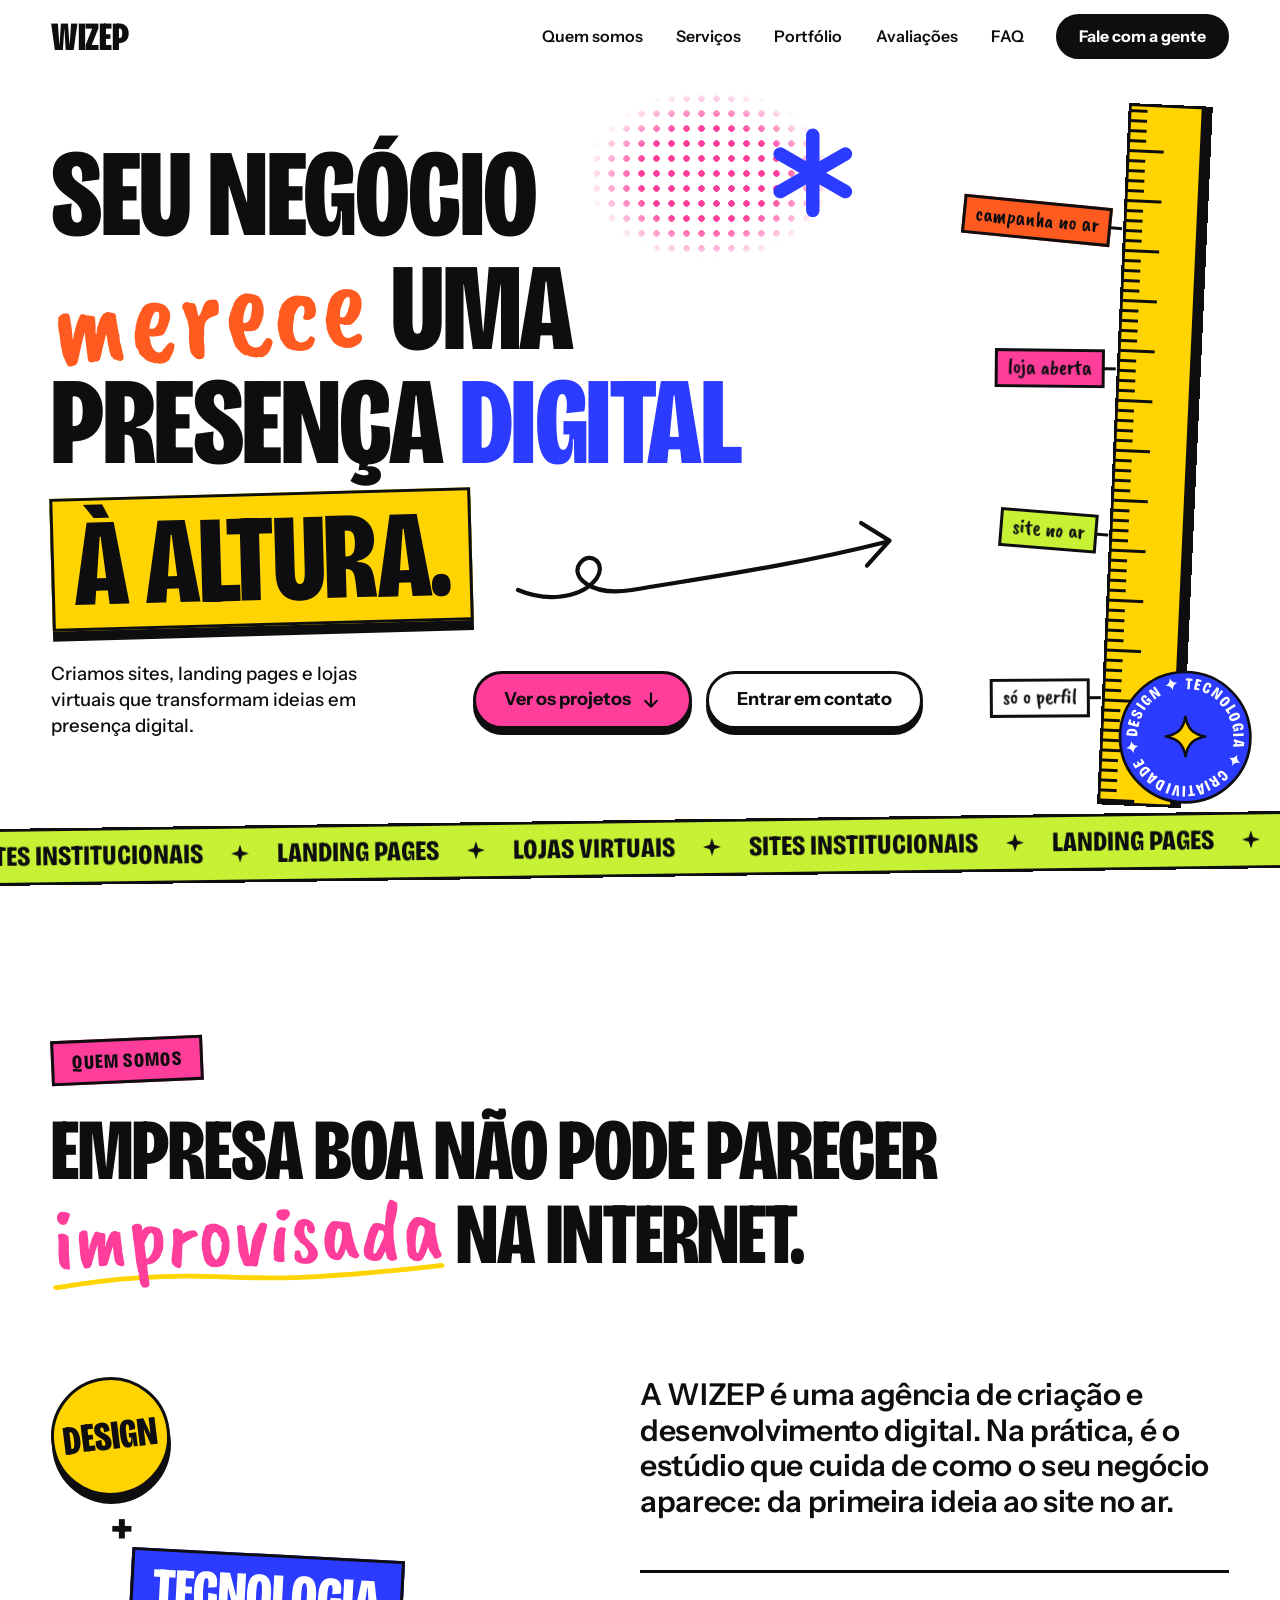
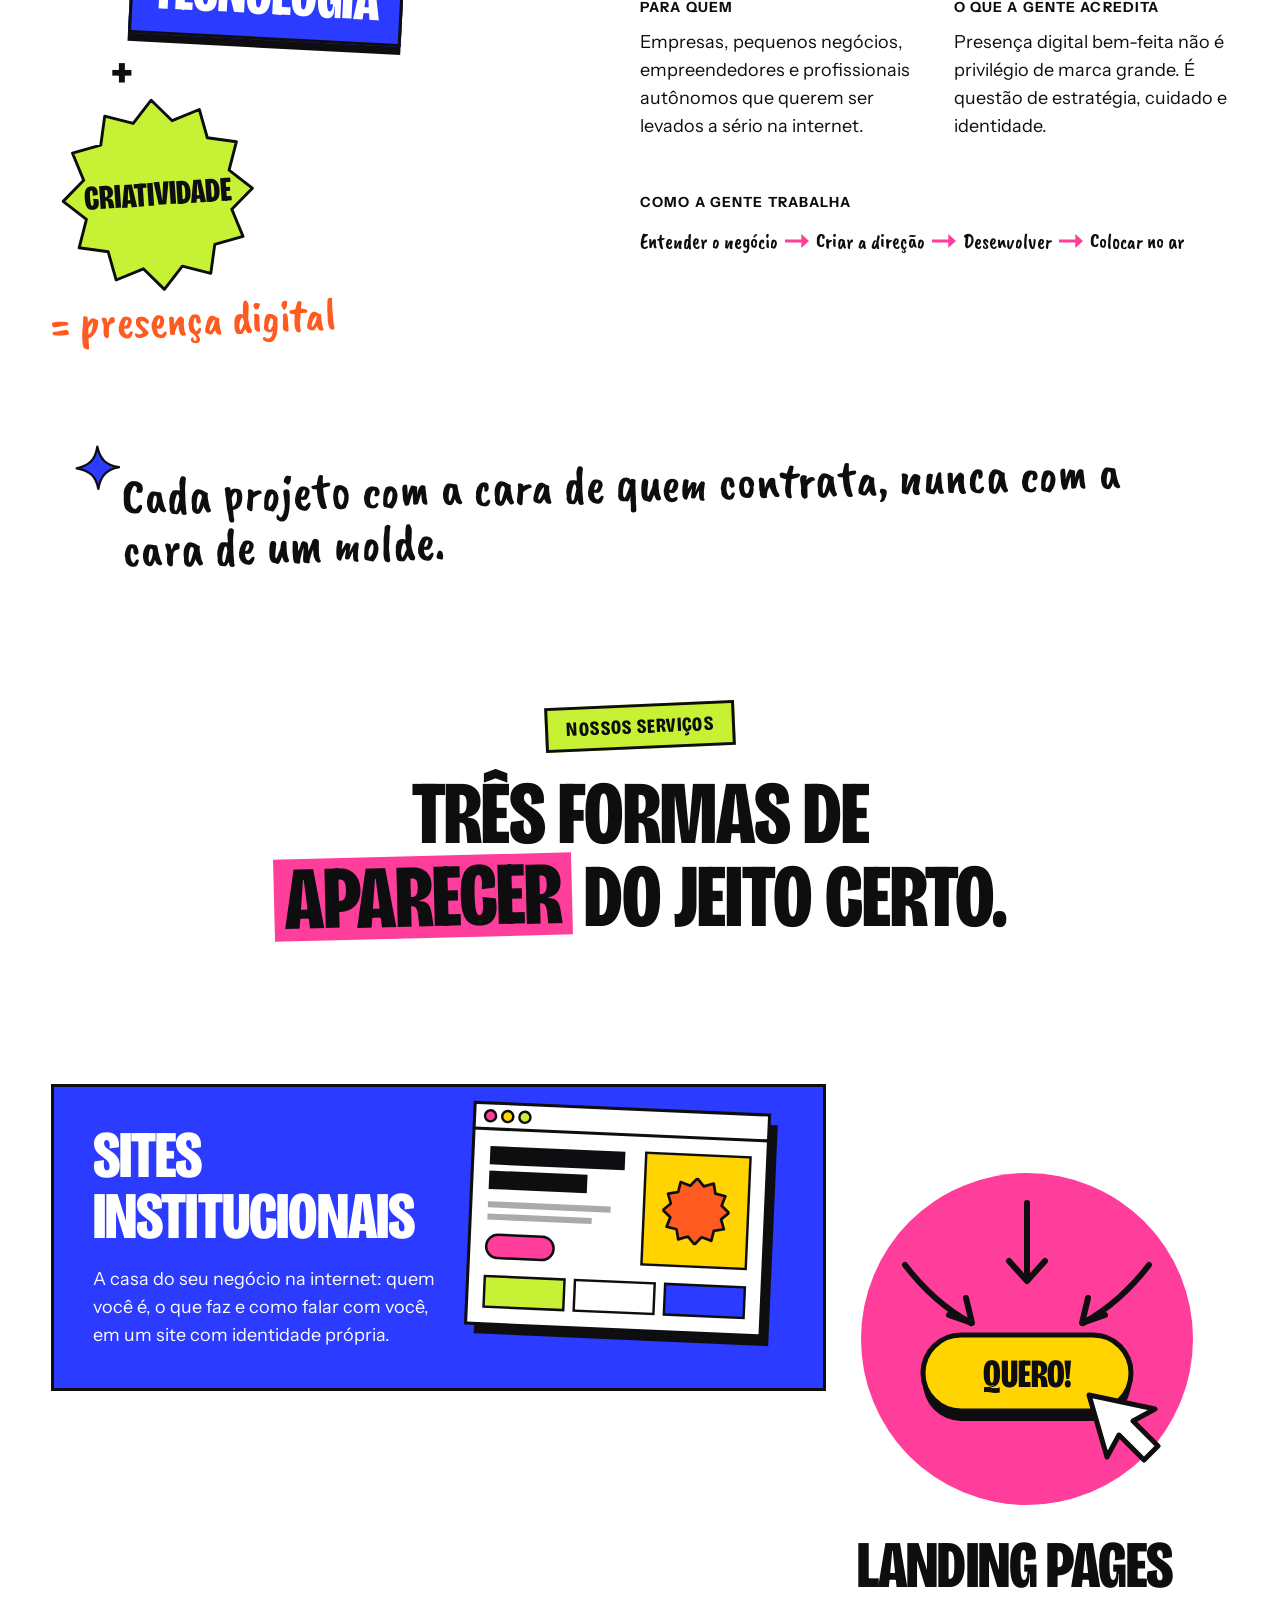
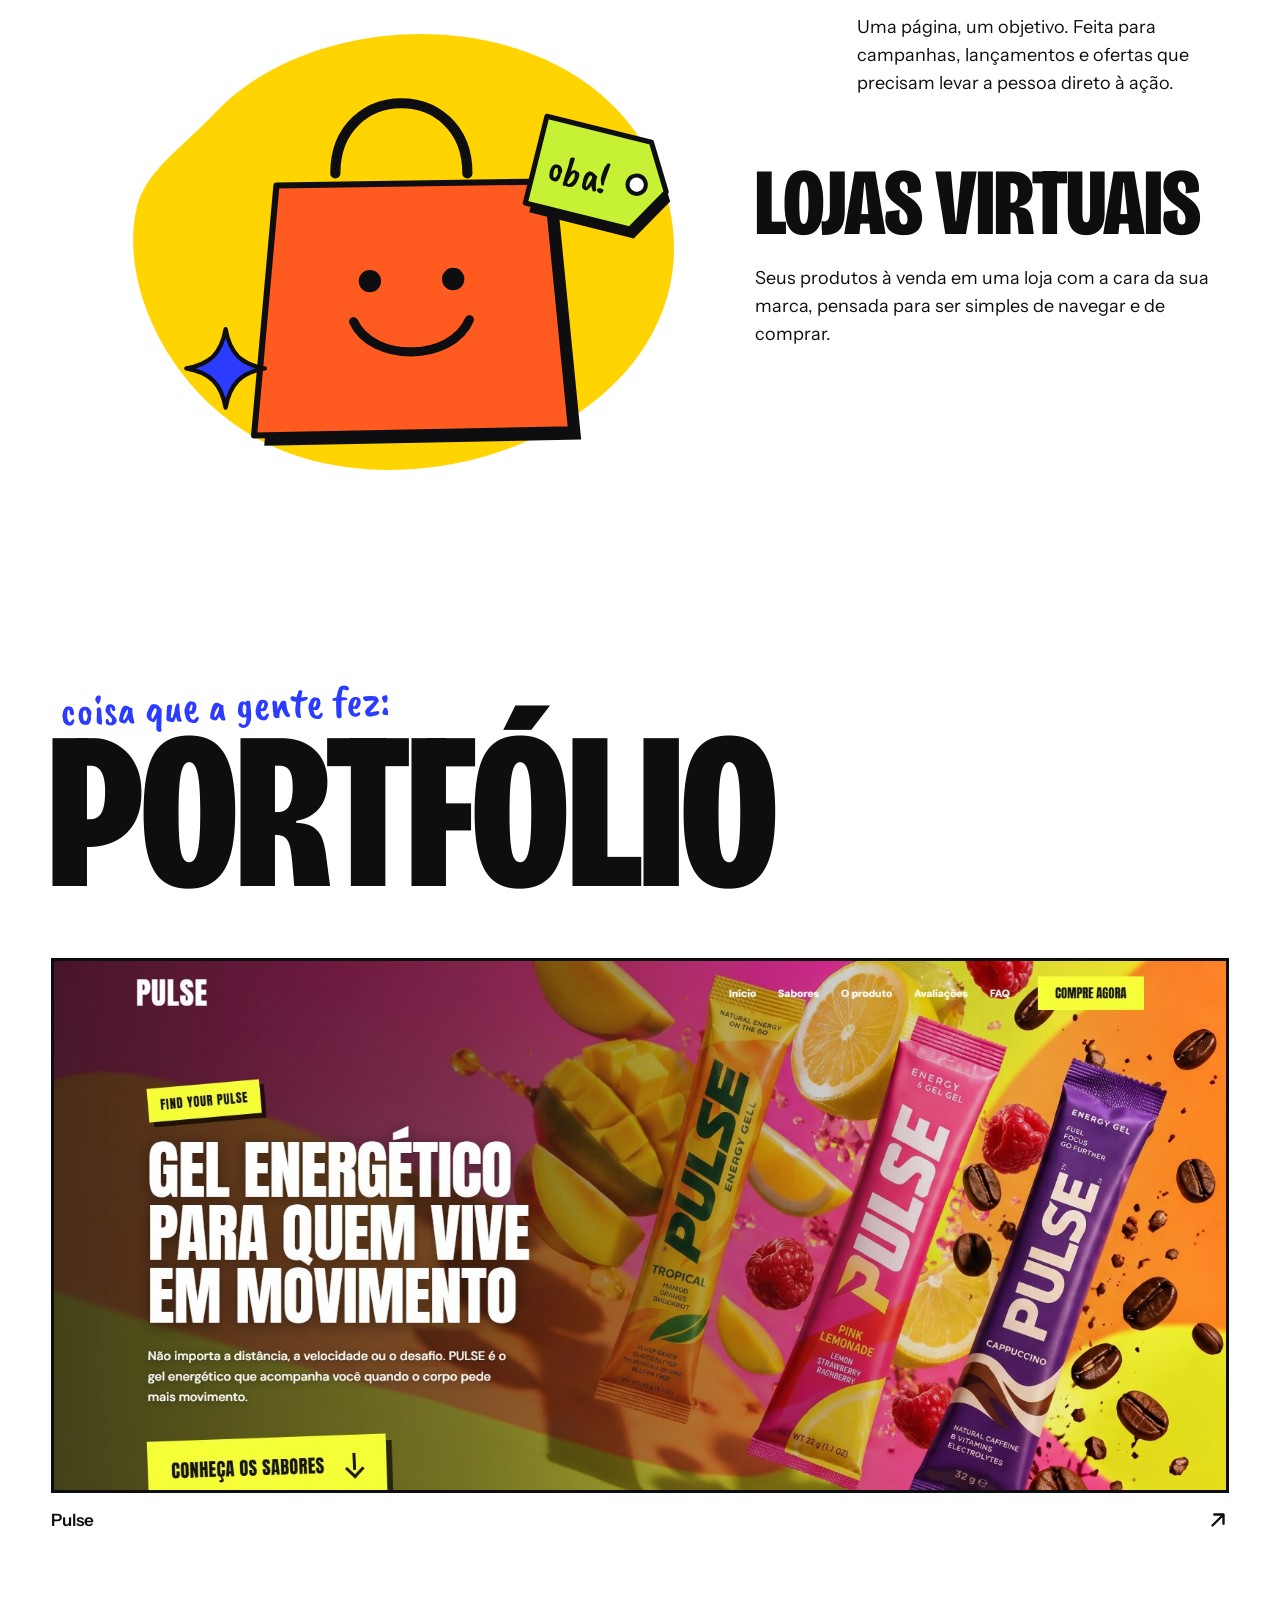
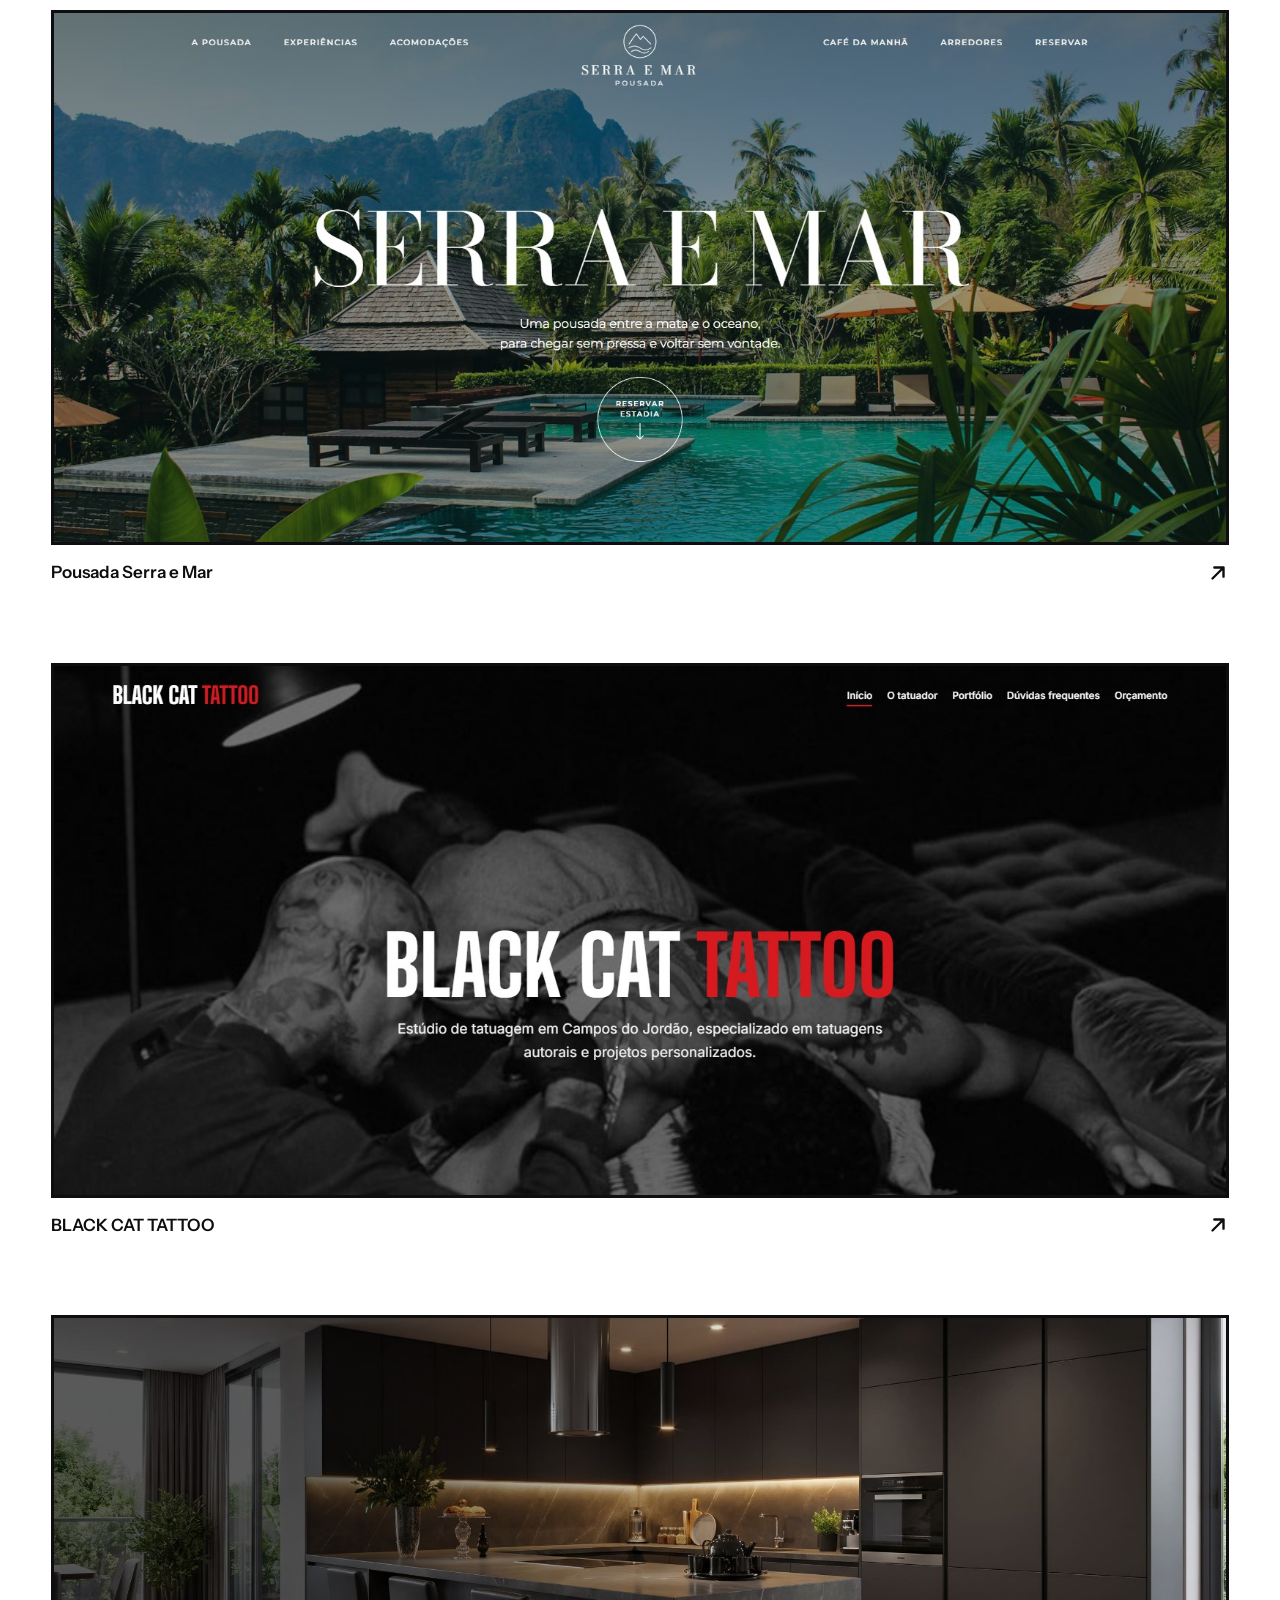
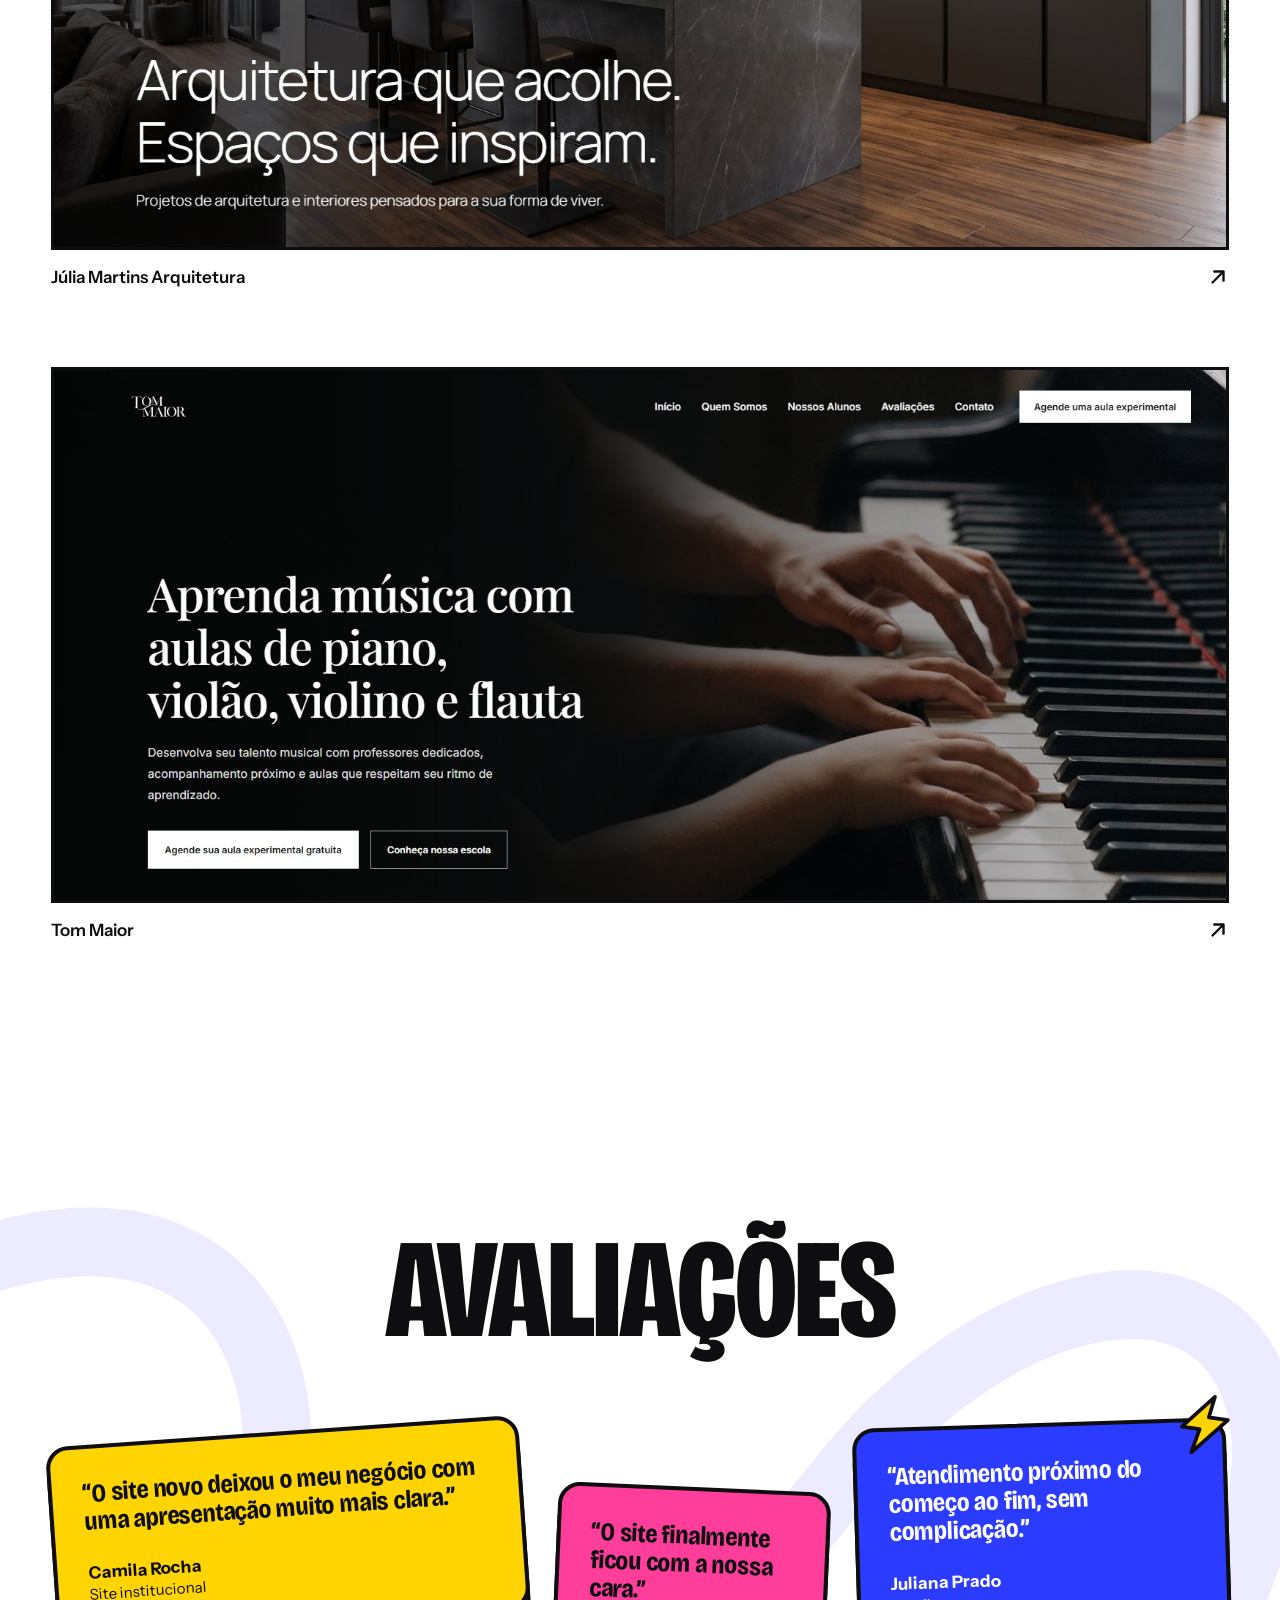
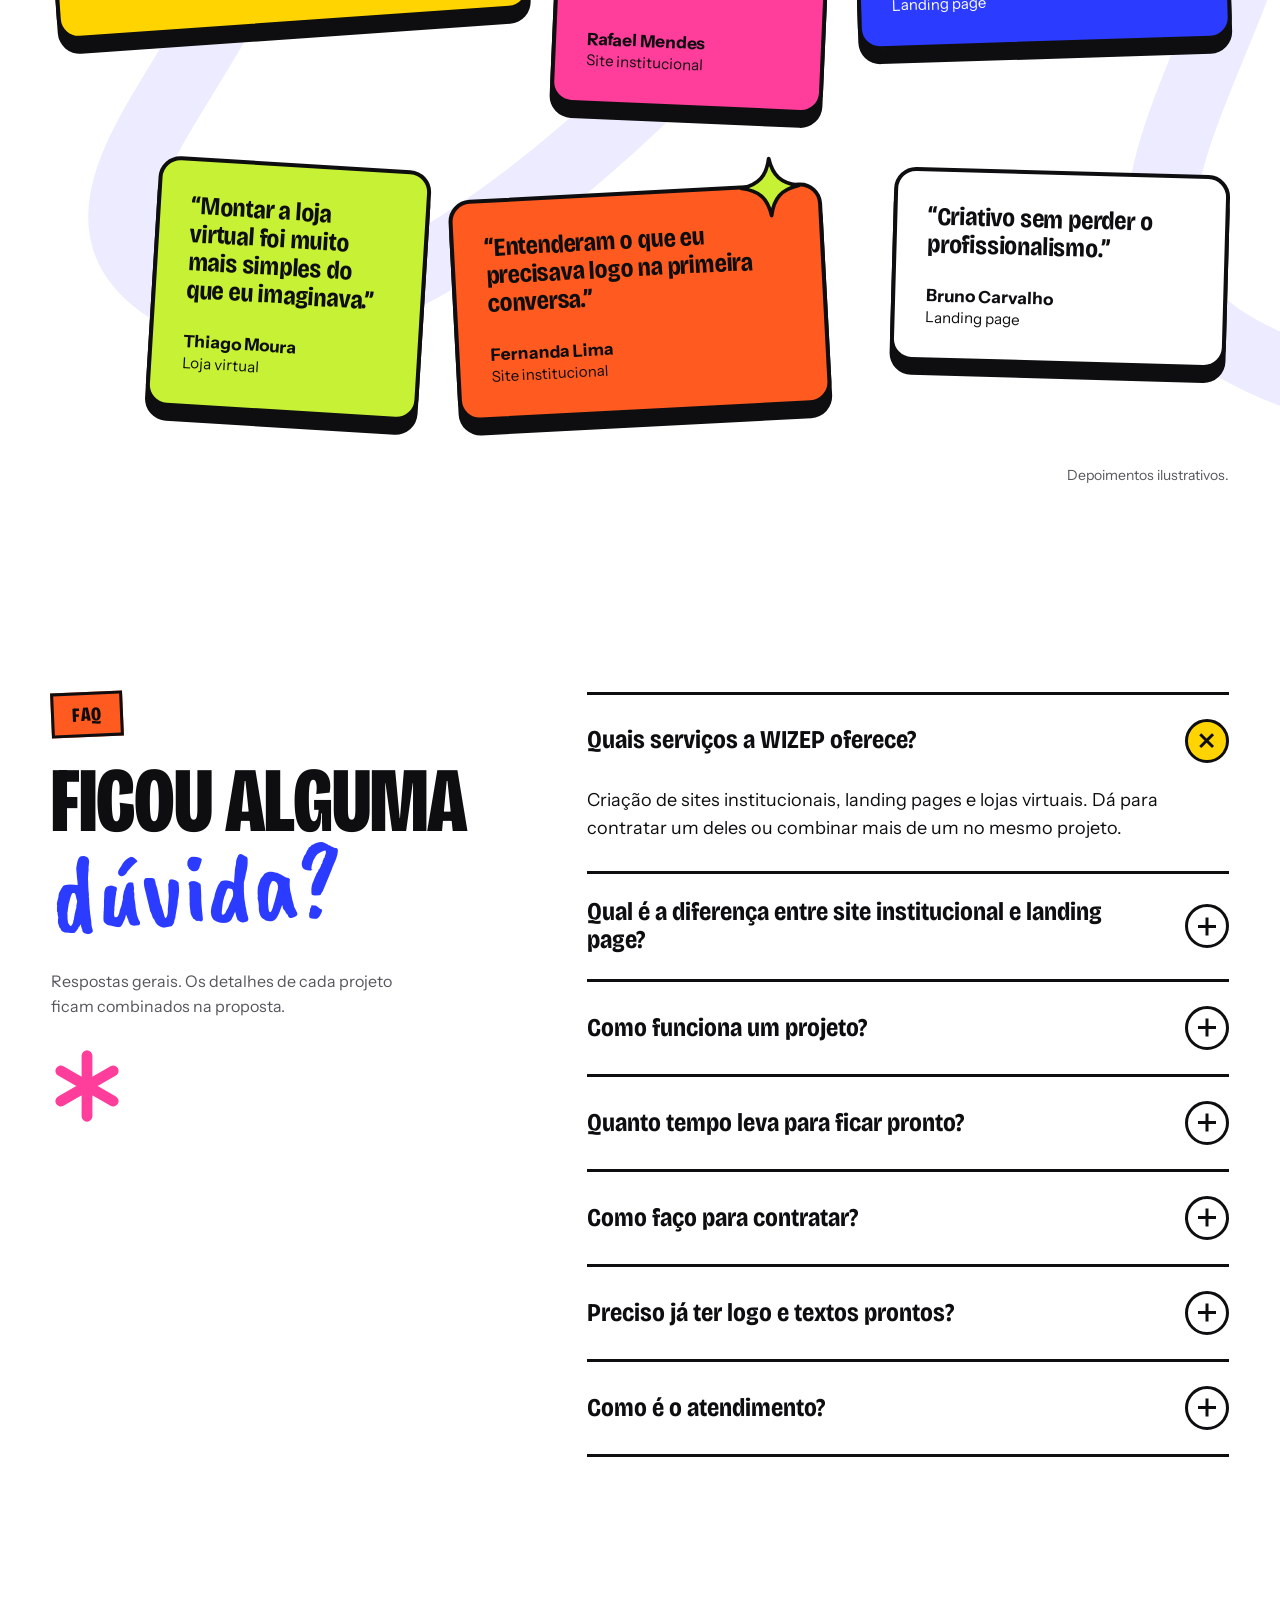
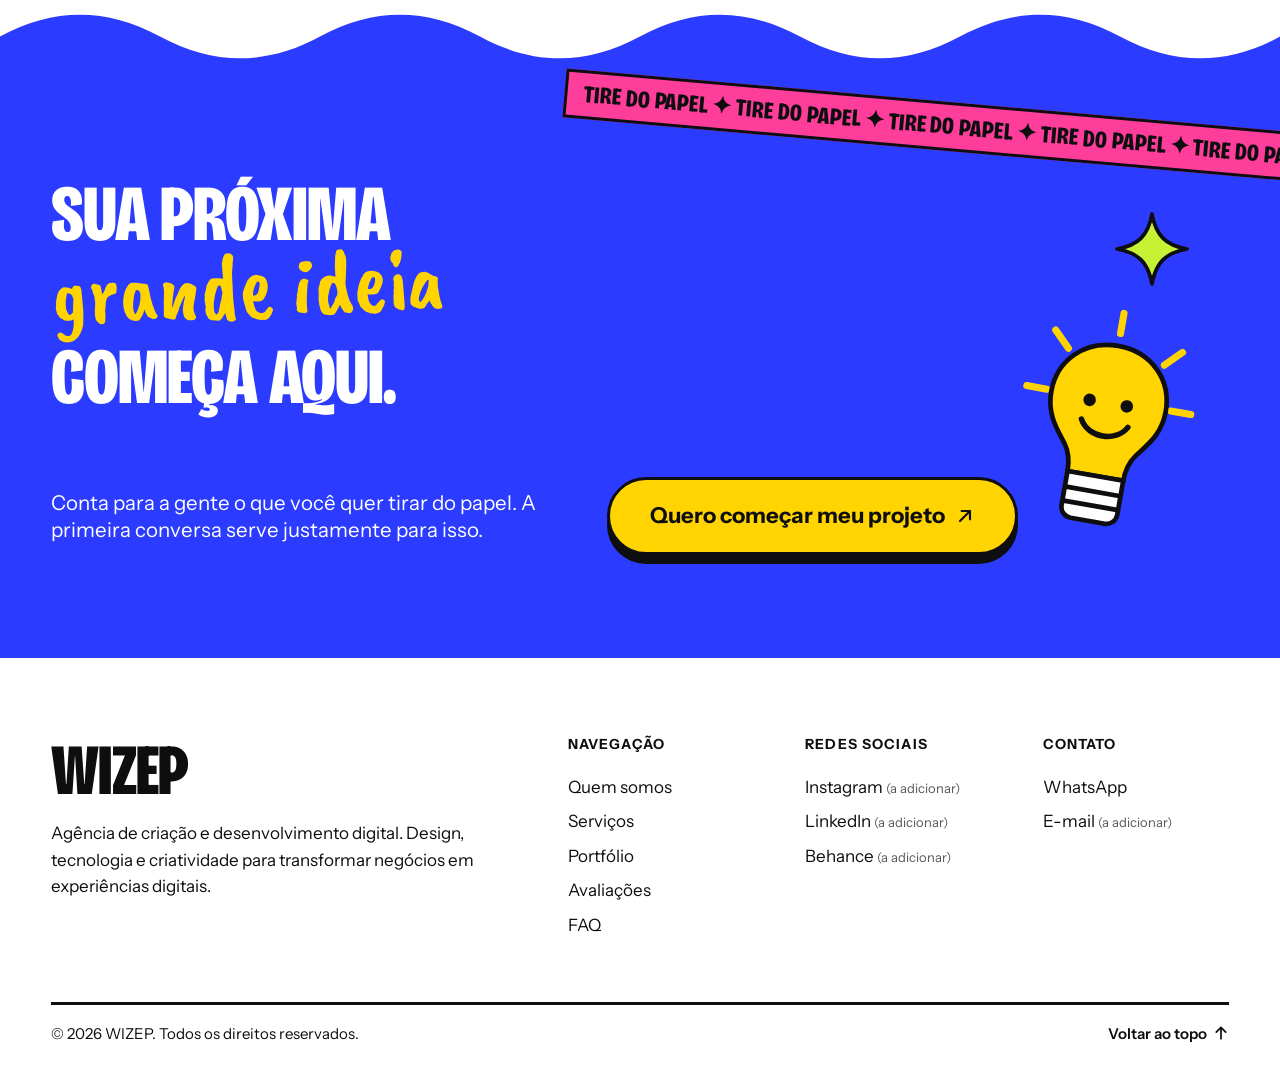
<file: index.html>
<!DOCTYPE html>
<html lang="pt-BR">
<head>
  <meta charset="UTF-8">
  <meta name="viewport" content="width=device-width, initial-scale=1">
  <title>WIZEP | Agência de criação e desenvolvimento digital</title>
  <meta name="description" content="A WIZEP cria sites institucionais, landing pages e lojas virtuais para empresas, pequenos negócios, empreendedores e profissionais autônomos.">
  <meta name="theme-color" content="#FFD400">
  <link rel="icon" href="data:image/svg+xml,%3Csvg xmlns='http://www.w3.org/2000/svg' viewBox='0 0 100 100'%3E%3Crect width='100' height='100' fill='%23FFD400'/%3E%3Cpath d='M18 26l16 50 16-36 16 36 16-50' fill='none' stroke='%230E0E10' stroke-width='11' stroke-linejoin='round' stroke-linecap='round'/%3E%3C/svg%3E">

  <link rel="preconnect" href="https://fonts.googleapis.com">
  <link rel="preconnect" href="https://fonts.gstatic.com" crossorigin>
  <link rel="stylesheet" href="https://fonts.googleapis.com/css2?family=Bricolage+Grotesque:opsz,wdth,wght@12..96,75..100,400..800&family=Caveat+Brush&family=Instrument+Sans:wght@400;500;600;700&display=swap">

  <link rel="stylesheet" href="style.css">
  <link rel="stylesheet" href="responsive.css">
  <script>document.documentElement.classList.add('js');</script>
</head>
<body>

  <!-- Biblioteca de desenhos reutilizados -->
  <svg class="sprite" aria-hidden="true" focusable="false">
    <symbol id="i-spark" viewBox="0 0 100 100"><path d="M50 4C55 32 68 45 96 50 68 55 55 68 50 96 45 68 32 55 4 50 32 45 45 32 50 4Z"/></symbol>
    <symbol id="i-burst" viewBox="0 0 200 200"><polygon points="198,100 175.3,120.2 184.9,149 155.2,155.2 149,184.9 120.2,175.3 100,198 79.8,175.3 51,184.9 44.8,155.2 15.1,149 24.7,120.2 2,100 24.7,79.8 15.1,51 44.8,44.8 51,15.1 79.8,24.7 100,2 120.2,24.7 149,15.1 155.2,44.8 184.9,51 175.3,79.8"/></symbol>
    <symbol id="i-asterisk" viewBox="0 0 100 100"><path d="M50 8v84M13.6 29l72.8 42M13.6 71l72.8-42" fill="none" stroke="currentColor" stroke-width="15" stroke-linecap="round"/></symbol>
    <symbol id="i-bolt" viewBox="0 0 100 100"><path d="M60 3 14 58h29l-8 39 51-60H55z"/></symbol>
    <symbol id="i-arrow-out" viewBox="0 0 24 24"><path d="M6 18 18 6M8 6h10v10" fill="none" stroke="currentColor" stroke-width="2.6" stroke-linecap="round" stroke-linejoin="round"/></symbol>
    <symbol id="i-arrow-down" viewBox="0 0 24 24"><path d="M12 4v16M5 13l7 7 7-7" fill="none" stroke="currentColor" stroke-width="2.6" stroke-linecap="round" stroke-linejoin="round"/></symbol>
  </svg>

  <!-- ========== NAVBAR ========== -->
  <header class="nav" id="nav">
    <div class="nav__inner wrap">
      <a class="logo" href="#inicio" aria-label="WIZEP, voltar ao início">WIZEP</a>

      <nav class="nav__links" aria-label="Navegação principal">
        <a href="#quem-somos">Quem somos</a>
        <a href="#servicos">Serviços</a>
        <a href="#portfolio">Portfólio</a>
        <a href="#avaliacoes">Avaliações</a>
        <a href="#faq">FAQ</a>
      </nav>

      <a class="btn btn--ink btn--sm nav__cta" href="https://wa.me/5537998409492" data-contact="principal">Fale com a gente</a>

      <button class="nav__toggle" id="navToggle" type="button" aria-expanded="false" aria-controls="mobileMenu" aria-label="Abrir menu">
        <span></span><span></span>
      </button>
    </div>
  </header>

  <!-- Menu mobile: tela cheia -->
  <div class="menu" id="mobileMenu" hidden>
    <nav class="menu__links" aria-label="Navegação mobile">
      <a href="#quem-somos" style="--i:0">Quem somos</a>
      <a href="#servicos" style="--i:1">Serviços</a>
      <a href="#portfolio" style="--i:2">Portfólio</a>
      <a href="#avaliacoes" style="--i:3">Avaliações</a>
      <a href="#faq" style="--i:4">FAQ</a>
    </nav>
    <a class="btn btn--yellow menu__cta" href="https://wa.me/5537998409492" data-contact="principal">Fale com a gente</a>
    <svg class="menu__burst" aria-hidden="true"><use href="#i-burst"/></svg>
    <svg class="menu__ast" aria-hidden="true"><use href="#i-asterisk"/></svg>
  </div>

  <main>

    <!-- ========== 1. HERO ========== -->
    <section class="hero" id="inicio">
      <div class="hero__stage wrap">

        <div class="hero__dots" aria-hidden="true"></div>
        <svg class="hero__ast" data-parallax="-0.08" aria-hidden="true"><use href="#i-asterisk"/></svg>

        <h1 class="hero__title">
          <span class="hl hl--1">Seu negócio</span>
          <span class="hl hl--2"><em class="script">merece</em> uma</span>
          <span class="hl hl--3">presença <b>digital</b></span>
          <span class="hl hl--4"><span class="hero__stamp">à altura.</span>
            <svg class="hero__arrow" viewBox="0 0 460 120" fill="none" aria-hidden="true">
              <path d="M6 92c38 16 78 8 94-14 12-17-7-34-20-18-12 16 13 40 62 32 96-16 196-30 306-58" stroke="#0E0E10" stroke-width="5" stroke-linecap="round"/>
              <path d="M416 12l34 21-27 30" stroke="#0E0E10" stroke-width="5" stroke-linecap="round" stroke-linejoin="round"/>
            </svg>
          </span>
        </h1>

        <div class="hero__foot">
          <p class="hero__lead">Criamos sites, landing pages e lojas virtuais que transformam ideias em presença digital.</p>
          <div class="hero__ctas">
            <a class="btn btn--pink" href="#portfolio">Ver os projetos
              <svg class="btn__icon" aria-hidden="true"><use href="#i-arrow-down"/></svg>
            </a>
            <a class="btn btn--white" href="#contato">Entrar em contato</a>
          </div>
        </div>

        <!-- Régua de crescimento: o conceito visual de "à altura" -->
        <div class="ruler" aria-hidden="true">
          <div class="ruler__bar"></div>
          <span class="ruler__mark ruler__mark--1" style="--pos:12%">só o perfil</span>
          <span class="ruler__mark ruler__mark--2" style="--pos:36%">site no ar</span>
          <span class="ruler__mark ruler__mark--3" style="--pos:59%">loja aberta</span>
          <span class="ruler__mark ruler__mark--4" style="--pos:80%">campanha no ar</span>
        </div>

        <!-- Selo giratório -->
        <div class="seal" data-parallax="0.05" aria-hidden="true">
          <svg class="seal__spin" viewBox="0 0 200 200">
            <circle cx="100" cy="100" r="97" fill="#2B3BFF" stroke="#0E0E10" stroke-width="4"/>
            <defs><path id="sealPath" d="M100 100m-72 0a72 72 0 1 1 144 0a72 72 0 1 1-144 0"/></defs>
            <text class="seal__text"><textPath href="#sealPath" textLength="448">DESIGN ✦ TECNOLOGIA ✦ CRIATIVIDADE ✦</textPath></text>
          </svg>
          <svg class="seal__core" aria-hidden="true"><use href="#i-spark"/></svg>
        </div>
      </div>

      <!-- Fita -->
      <div class="tape" aria-hidden="true">
        <div class="tape__track">
          <span>Sites institucionais</span><i></i><span>Landing pages</span><i></i><span>Lojas virtuais</span><i></i>
          <span>Sites institucionais</span><i></i><span>Landing pages</span><i></i><span>Lojas virtuais</span><i></i>
          <span>Sites institucionais</span><i></i><span>Landing pages</span><i></i><span>Lojas virtuais</span><i></i>
          <span>Sites institucionais</span><i></i><span>Landing pages</span><i></i><span>Lojas virtuais</span><i></i>
        </div>
      </div>
    </section>

    <!-- ========== 2. QUEM SOMOS ========== -->
    <section class="about section" id="quem-somos">
      <div class="wrap">
        <p class="label label--pink reveal">Quem somos</p>

        <h2 class="about__statement display reveal">
          Empresa boa não pode parecer
          <em class="script about__word">improvisada
            <svg viewBox="0 0 420 34" fill="none" preserveAspectRatio="none" aria-hidden="true"><path d="M5 22c60-14 112-17 170-10 58 8 104 12 240-6" stroke="#FFD400" stroke-width="9" stroke-linecap="round"/></svg>
          </em>
          na internet.
        </h2>

        <div class="about__grid">
          <!-- Equação da marca -->
          <div class="equation" aria-label="Design, mais tecnologia, mais criatividade, igual a presença digital">
            <span class="eq eq--design pop" style="--r:-7deg">Design</span>
            <span class="eq__plus pop" style="--d:.08s">+</span>
            <span class="eq eq--tech pop" style="--r:3deg;--d:.14s">Tecnologia</span>
            <span class="eq__plus pop" style="--d:.2s">+</span>
            <span class="eq eq--crea pop" style="--r:-4deg;--d:.26s">
              <svg aria-hidden="true"><use href="#i-burst"/></svg><b>Criatividade</b>
            </span>
            <span class="eq__result pop script" style="--d:.34s">= presença digital</span>
          </div>

          <div class="about__text">
            <p class="about__lead reveal">A WIZEP é uma agência de criação e desenvolvimento digital. Na prática, é o estúdio que cuida de como o seu negócio aparece: da primeira ideia ao site no ar.</p>

            <div class="about__cols">
              <div class="reveal" style="--d:.08s">
                <h3 class="mini">Para quem</h3>
                <p>Empresas, pequenos negócios, empreendedores e profissionais autônomos que querem ser levados a sério na internet.</p>
              </div>
              <div class="reveal" style="--d:.16s">
                <h3 class="mini">O que a gente acredita</h3>
                <p>Presença digital bem-feita não é privilégio de marca grande. É questão de estratégia, cuidado e identidade.</p>
              </div>
            </div>

            <div class="flow reveal" style="--d:.2s">
              <h3 class="mini">Como a gente trabalha</h3>
              <ol class="flow__steps">
                <li>Entender o negócio</li>
                <li>Criar a direção</li>
                <li>Desenvolver</li>
                <li>Colocar no ar</li>
              </ol>
            </div>
          </div>
        </div>

        <blockquote class="about__quote reveal">
          <svg class="about__quote-star" aria-hidden="true"><use href="#i-spark"/></svg>
          <p>Cada projeto com a cara de quem contrata, nunca com a cara de um molde.</p>
        </blockquote>
      </div>
    </section>

    <!-- ========== 3. SERVIÇOS ========== -->
    <section class="services section" id="servicos">
      <div class="wrap">
        <header class="services__head">
          <p class="label label--lime reveal">Nossos serviços</p>
          <h2 class="services__title display reveal">Três formas de <span class="services__mark">aparecer</span> do jeito certo.</h2>
        </header>

        <div class="services__top">
          <!-- 01 Sites institucionais -->
          <article class="svc svc--site reveal">
            <div class="svc--site__copy">
              <h3 class="svc__name display">Sites<br>institucionais</h3>
              <p>A casa do seu negócio na internet: quem você é, o que faz e como falar com você, em um site com identidade própria.</p>
            </div>
            <svg class="svc--site__art" viewBox="0 0 520 400" aria-hidden="true">
              <rect x="22" y="24" width="480" height="360" fill="#0E0E10"/>
              <rect x="8" y="8" width="480" height="360" fill="#fff" stroke="#0E0E10" stroke-width="5"/>
              <path d="M8 50h480" stroke="#0E0E10" stroke-width="5"/>
              <circle cx="34" cy="29" r="9" fill="#FF3D9A" stroke="#0E0E10" stroke-width="4"/>
              <circle cx="62" cy="29" r="9" fill="#FFD400" stroke="#0E0E10" stroke-width="4"/>
              <circle cx="90" cy="29" r="9" fill="#C6F135" stroke="#0E0E10" stroke-width="4"/>
              <rect x="36" y="78" width="220" height="30" fill="#0E0E10"/>
              <rect x="36" y="118" width="160" height="30" fill="#0E0E10"/>
              <rect x="36" y="168" width="200" height="10" fill="#0E0E10" opacity=".35"/>
              <rect x="36" y="188" width="170" height="10" fill="#0E0E10" opacity=".35"/>
              <rect x="36" y="222" width="110" height="38" rx="19" fill="#FF3D9A" stroke="#0E0E10" stroke-width="4"/>
              <rect x="290" y="78" width="170" height="182" fill="#FFD400" stroke="#0E0E10" stroke-width="4"/>
              <use href="#i-burst" x="320" y="115" width="110" height="110" fill="#FF5A1F" stroke="#0E0E10" stroke-width="8" stroke-linejoin="round"/>
              <rect x="36" y="290" width="130" height="50" fill="#C6F135" stroke="#0E0E10" stroke-width="4"/>
              <rect x="183" y="290" width="130" height="50" fill="#fff" stroke="#0E0E10" stroke-width="4"/>
              <rect x="330" y="290" width="130" height="50" fill="#2B3BFF" stroke="#0E0E10" stroke-width="4"/>
            </svg>
          </article>

          <!-- 02 Landing pages -->
          <article class="svc svc--lp reveal" style="--d:.1s">
            <svg class="svc--lp__art" viewBox="0 0 340 340" aria-hidden="true">
              <circle cx="170" cy="170" r="166" fill="#FF3D9A"/>
              <g fill="none" stroke="#0E0E10" stroke-width="6" stroke-linecap="round" stroke-linejoin="round">
                <path d="M48 96c20 26 44 46 66 58"/><path d="M92 146l23 8-6-25"/>
                <path d="M292 96c-20 26-44 46-66 58"/><path d="M248 146l-23 8 6-25"/>
                <path d="M170 34v76"/><path d="M152 92l18 20 18-20"/>
              </g>
              <rect x="66" y="176" width="208" height="76" rx="38" fill="#0E0E10"/>
              <rect x="66" y="166" width="208" height="76" rx="38" fill="#FFD400" stroke="#0E0E10" stroke-width="5"/>
              <text x="170" y="218" text-anchor="middle" class="svg-display" font-size="40">QUERO!</text>
              <path d="M232 226l18 62 12-22 25 25 14-14-25-25 22-12z" fill="#fff" stroke="#0E0E10" stroke-width="5" stroke-linejoin="round"/>
            </svg>
            <h3 class="svc__name display">Landing pages</h3>
            <p>Uma página, um objetivo. Feita para campanhas, lançamentos e ofertas que precisam levar a pessoa direto à ação.</p>
          </article>
        </div>

        <!-- 03 Lojas virtuais -->
        <article class="svc svc--shop reveal">
          <svg class="svc--shop__art" viewBox="0 0 560 460" aria-hidden="true">
            <path d="M92 90C170 8 330-14 440 50c96 56 134 176 76 268-58 94-210 150-338 112C58 394-4 268 14 186 22 148 56 128 92 90Z" fill="#FFD400"/>
            <path d="M210 150c0-92 130-92 130 0" fill="none" stroke="#0E0E10" stroke-width="10" stroke-linecap="round"/>
            <path d="M152 162l266-4 24 244-312 6z" fill="#0E0E10" transform="translate(10 10)"/>
            <path d="M152 162l266-4 24 244-312 6z" fill="#FF5A1F" stroke="#0E0E10" stroke-width="6" stroke-linejoin="round"/>
            <circle cx="244" cy="256" r="11" fill="#0E0E10"/>
            <circle cx="326" cy="254" r="11" fill="#0E0E10"/>
            <path d="M228 296c18 40 96 40 114-2" fill="none" stroke="#0E0E10" stroke-width="9" stroke-linecap="round"/>
            <g transform="rotate(14 462 150)">
              <path d="M406 106h106l26 44-26 44H406z" fill="#0E0E10" transform="translate(6 8)"/>
              <path d="M406 106h106l26 44-26 44H406z" fill="#C6F135" stroke="#0E0E10" stroke-width="5" stroke-linejoin="round"/>
              <circle cx="508" cy="150" r="9" fill="#fff" stroke="#0E0E10" stroke-width="4"/>
              <text x="450" y="166" text-anchor="middle" class="svg-script" font-size="40">oba!</text>
            </g>
            <use href="#i-spark" x="60" y="300" width="84" height="84" fill="#2B3BFF" stroke="#0E0E10" stroke-width="5" stroke-linejoin="round"/>
          </svg>
          <div class="svc--shop__copy">
            <h3 class="svc__name display">Lojas virtuais</h3>
            <p>Seus produtos à venda em uma loja com a cara da sua marca, pensada para ser simples de navegar e de comprar.</p>
          </div>
        </article>
      </div>
    </section>

    <!-- ========== 4. PORTFÓLIO ==========
         Para trocar uma imagem, substitua o arquivo em assets/portfolio/ mantendo o mesmo nome.
         Formato recomendado: 1600 x 900 px. -->
    <section class="work section" id="portfolio">
      <div class="work__head wrap">
        <p class="work__kicker script reveal">coisa que a gente fez:</p>
        <h2 class="work__title display reveal">Portfólio</h2>
      </div>

      <ol class="work__list wrap">
        <li class="project reveal" style="--shadow:#FF3D9A">
          <a class="project__link" href="https://luisreis-dev.github.io/pulse/" target="_blank" rel="noopener noreferrer" aria-label="Pulse: abrir o site em nova aba">
            <figure class="project__shot">
              <img src="assets/portfolio/01-pulse.jpg" width="1600" height="900" loading="lazy" decoding="async" alt="Primeira dobra do site Pulse, gel energético para quem vive em movimento">
            </figure>
            <span class="project__meta"><span class="project__name">Pulse</span><svg class="project__go" aria-hidden="true"><use href="#i-arrow-out"/></svg></span>
          </a>
        </li>
        <li class="project reveal" style="--shadow:#2B3BFF">
          <a class="project__link" href="https://luisreis-dev.github.io/serraemar/" target="_blank" rel="noopener noreferrer" aria-label="Pousada Serra e Mar: abrir o site em nova aba">
            <figure class="project__shot">
              <img src="assets/portfolio/02-serra-e-mar.jpg" width="1600" height="900" loading="lazy" decoding="async" alt="Primeira dobra do site da Pousada Serra e Mar, com piscina cercada por mata e montanhas">
            </figure>
            <span class="project__meta"><span class="project__name">Pousada Serra e Mar</span><svg class="project__go" aria-hidden="true"><use href="#i-arrow-out"/></svg></span>
          </a>
        </li>
        <li class="project reveal" style="--shadow:#FFD400">
          <a class="project__link" href="https://luisreis-dev.github.io/cicatrInk/" target="_blank" rel="noopener noreferrer" aria-label="Black Cat Tattoo: abrir o site em nova aba">
            <figure class="project__shot">
              <img src="assets/portfolio/03-cicatrink.jpg" width="1600" height="900" loading="lazy" decoding="async" alt="Primeira dobra do site do projeto Black Cat Tattoo, estúdio de tatuagem em preto e branco com título em vermelho">
            </figure>
            <span class="project__meta"><span class="project__name">BLACK CAT TATTOO</span><svg class="project__go" aria-hidden="true"><use href="#i-arrow-out"/></svg></span>
          </a>
        </li>
        <li class="project reveal" style="--shadow:#C6F135;--pos:80%">
          <a class="project__link" href="https://luisreis-dev.github.io/arquitetajulia/" target="_blank" rel="noopener noreferrer" aria-label="Júlia Martins Arquitetura: abrir o site em nova aba">
            <figure class="project__shot">
              <img src="assets/portfolio/04-julia-martins.jpg" width="1600" height="900" loading="lazy" decoding="async" alt="Primeira dobra do site Júlia Martins Arquitetura, com uma cozinha de tons escuros">
            </figure>
            <span class="project__meta"><span class="project__name">Júlia Martins Arquitetura</span><svg class="project__go" aria-hidden="true"><use href="#i-arrow-out"/></svg></span>
          </a>
        </li>
        <li class="project reveal" style="--shadow:#FF5A1F">
          <a class="project__link" href="https://luisreis-dev.github.io/tommaior/" target="_blank" rel="noopener noreferrer" aria-label="Tom Maior: abrir o site em nova aba">
            <figure class="project__shot">
              <img src="assets/portfolio/05-tom-maior.jpg" width="1600" height="900" loading="lazy" decoding="async" alt="Primeira dobra do site da escola de música Tom Maior, com mãos tocando piano">
            </figure>
            <span class="project__meta"><span class="project__name">Tom Maior</span><svg class="project__go" aria-hidden="true"><use href="#i-arrow-out"/></svg></span>
          </a>
        </li>
      </ol>

      <!-- Etiqueta que acompanha o ponteiro no desktop -->
      <div class="cursor-tag" id="cursorTag" aria-hidden="true">Ver site <svg><use href="#i-arrow-out"/></svg></div>
    </section>

    <!-- ========== 5. AVALIAÇÕES ==========
         DEPOIMENTOS ILUSTRATIVOS. Ao trocar pelos reais, remova também o aviso .reviews__foot. -->
    <section class="reviews section" id="avaliacoes">
      <svg class="reviews__scribble" viewBox="0 0 1440 900" preserveAspectRatio="xMidYMid slice" fill="none" aria-hidden="true">
        <path d="M-60 330C150 90 390 60 430 240S210 560 360 640s400-180 520-330 300-190 330-50-180 330-20 420 240-30 330-110" stroke="#ECEBFF" stroke-width="54" stroke-linecap="round"/>
      </svg>

      <div class="wrap reviews__in">
        <header class="reviews__head">
          <h2 class="reviews__title display reveal">Avaliações</h2>
        </header>

        <div class="stickers">
          <figure class="sticker sticker--yellow s1 pop" style="--r:-4deg">
            <blockquote>“O site novo deixou o meu negócio com uma apresentação muito mais clara.”</blockquote>
            <figcaption><b>Camila Rocha</b><span>Site institucional</span></figcaption>
          </figure>

          <figure class="sticker sticker--pink s2 pop" style="--r:2.5deg;--d:.08s">
            <blockquote>“O site finalmente ficou com a nossa cara.”</blockquote>
            <figcaption><b>Rafael Mendes</b><span>Site institucional</span></figcaption>
          </figure>

          <figure class="sticker sticker--blue s3 pop" style="--r:-1.8deg;--d:.16s">
            <blockquote>“Atendimento próximo do começo ao fim, sem complicação.”</blockquote>
            <figcaption><b>Juliana Prado</b><span>Landing page</span></figcaption>
            <svg class="sticker__deco sticker__deco--bolt" aria-hidden="true"><use href="#i-bolt"/></svg>
          </figure>

          <figure class="sticker sticker--lime s4 pop" style="--r:3.5deg">
            <blockquote>“Montar a loja virtual foi muito mais simples do que eu imaginava.”</blockquote>
            <figcaption><b>Thiago Moura</b><span>Loja virtual</span></figcaption>
          </figure>

          <figure class="sticker sticker--orange s5 pop" style="--r:-3deg;--d:.08s">
            <blockquote>“Entenderam o que eu precisava logo na primeira conversa.”</blockquote>
            <figcaption><b>Fernanda Lima</b><span>Site institucional</span></figcaption>
            <svg class="sticker__deco sticker__deco--spark" aria-hidden="true"><use href="#i-spark"/></svg>
          </figure>

          <figure class="sticker sticker--white s6 pop" style="--r:1.6deg;--d:.16s">
            <blockquote>“Criativo sem perder o profissionalismo.”</blockquote>
            <figcaption><b>Bruno Carvalho</b><span>Landing page</span></figcaption>
          </figure>
        </div>

        <p class="reviews__foot">Depoimentos ilustrativos.</p>
      </div>
    </section>

    <!-- ========== 6. FAQ ========== -->
    <section class="faq section" id="faq">
      <div class="wrap faq__grid">
        <header class="faq__head">
          <p class="label label--orange reveal">FAQ</p>
          <h2 class="faq__title display reveal">Ficou alguma <em class="script">dúvida?</em></h2>
          <p class="faq__note reveal">Respostas gerais. Os detalhes de cada projeto ficam combinados na proposta.</p>
          <svg class="faq__ast" aria-hidden="true"><use href="#i-asterisk"/></svg>
        </header>

        <div class="accordion" id="accordion">
          <div class="qa is-open">
            <h3><button class="qa__q" type="button" aria-expanded="true" aria-controls="qa1" id="qa1-b"><span>Quais serviços a WIZEP oferece?</span><i class="qa__icon" aria-hidden="true"></i></button></h3>
            <div class="qa__a" id="qa1" role="region" aria-labelledby="qa1-b"><div><p>Criação de sites institucionais, landing pages e lojas virtuais. Dá para contratar um deles ou combinar mais de um no mesmo projeto.</p></div></div>
          </div>
          <div class="qa">
            <h3><button class="qa__q" type="button" aria-expanded="false" aria-controls="qa2" id="qa2-b"><span>Qual é a diferença entre site institucional e landing page?</span><i class="qa__icon" aria-hidden="true"></i></button></h3>
            <div class="qa__a" id="qa2" role="region" aria-labelledby="qa2-b"><div><p>O site institucional apresenta o negócio por inteiro, com várias informações. A landing page tem um único objetivo, como divulgar uma oferta ou captar contatos de uma campanha.</p></div></div>
          </div>
          <div class="qa">
            <h3><button class="qa__q" type="button" aria-expanded="false" aria-controls="qa3" id="qa3-b"><span>Como funciona um projeto?</span><i class="qa__icon" aria-hidden="true"></i></button></h3>
            <div class="qa__a" id="qa3" role="region" aria-labelledby="qa3-b"><div><p>Começa com uma conversa para entender o negócio. Depois vêm a proposta, a criação da direção visual, o desenvolvimento e a publicação.</p></div></div>
          </div>
          <div class="qa">
            <h3><button class="qa__q" type="button" aria-expanded="false" aria-controls="qa4" id="qa4-b"><span>Quanto tempo leva para ficar pronto?</span><i class="qa__icon" aria-hidden="true"></i></button></h3>
            <div class="qa__a" id="qa4" role="region" aria-labelledby="qa4-b"><div><p>Depende do tamanho e do tipo de projeto. O prazo é informado na proposta, antes de qualquer trabalho começar.</p></div></div>
          </div>
          <div class="qa">
            <h3><button class="qa__q" type="button" aria-expanded="false" aria-controls="qa5" id="qa5-b"><span>Como faço para contratar?</span><i class="qa__icon" aria-hidden="true"></i></button></h3>
            <div class="qa__a" id="qa5" role="region" aria-labelledby="qa5-b"><div><p>Entre em contato contando o que você precisa. Com isso, a WIZEP prepara uma proposta com escopo, prazo e valor para você avaliar.</p></div></div>
          </div>
          <div class="qa">
            <h3><button class="qa__q" type="button" aria-expanded="false" aria-controls="qa6" id="qa6-b"><span>Preciso já ter logo e textos prontos?</span><i class="qa__icon" aria-hidden="true"></i></button></h3>
            <div class="qa__a" id="qa6" role="region" aria-labelledby="qa6-b"><div><p>Não é obrigatório. O que falta é definido logo na primeira conversa.</p></div></div>
          </div>
          <div class="qa">
            <h3><button class="qa__q" type="button" aria-expanded="false" aria-controls="qa7" id="qa7-b"><span>Como é o atendimento?</span><i class="qa__icon" aria-hidden="true"></i></button></h3>
            <div class="qa__a" id="qa7" role="region" aria-labelledby="qa7-b"><div><p>Pelos canais de contato informados nesta página. A forma de acompanhar o projeto é combinada com você no início do trabalho.</p></div></div>
          </div>
        </div>
      </div>
    </section>

    <!-- ========== 7. CTA FINAL ========== -->
    <section class="cta" id="contato">
      <svg class="wave wave--cta" viewBox="0 0 1440 60" preserveAspectRatio="none" aria-hidden="true"><path d="M0 60V30c60-34 120-34 180 0s120 34 180 0 120-34 180 0 120 34 180 0 120-34 180 0 120 34 180 0 120-34 180 0 120 34 180 0v30z"/></svg>

      <div class="cta__strip cta__strip--a" aria-hidden="true">tire do papel ✦ tire do papel ✦ tire do papel ✦ tire do papel ✦ tire do papel ✦ tire do papel</div>

      <div class="cta__in wrap">
        <h2 class="cta__title display reveal">Sua próxima <em class="cta__big script">grande ideia</em> <span class="cta__end">começa aqui.</span></h2>

        <div class="cta__row reveal" style="--d:.12s">
          <p class="cta__text">Conta para a gente o que você quer tirar do papel. A primeira conversa serve justamente para isso.</p>
          <a class="btn btn--yellow btn--xl" href="https://wa.me/5537998409492" data-contact="principal">Quero começar meu projeto
            <svg class="btn__icon" aria-hidden="true"><use href="#i-arrow-out"/></svg>
          </a>
        </div>
      </div>

      <svg class="cta__bulb pop" style="--r:10deg" viewBox="0 0 220 300" aria-hidden="true">
        <g fill="none" stroke="#FFD400" stroke-width="9" stroke-linecap="round">
          <path d="M110 6v26M28 42l20 20M192 42l-20 20M4 118h26M190 118h26"/>
        </g>
        <path d="M110 48c-44 0-74 32-74 72 0 30 16 46 28 62 8 11 10 22 10 34h72c0-12 2-23 10-34 12-16 28-32 28-62 0-40-30-72-74-72Z" fill="#FFD400" stroke="#0E0E10" stroke-width="6"/>
        <circle cx="86" cy="122" r="8" fill="#0E0E10"/><circle cx="134" cy="122" r="8" fill="#0E0E10"/>
        <path d="M80 148c12 22 48 22 60 0" fill="none" stroke="#0E0E10" stroke-width="7" stroke-linecap="round"/>
        <path d="M74 216h72v44a14 14 0 0 1-14 14H88a14 14 0 0 1-14-14z" fill="#fff" stroke="#0E0E10" stroke-width="6"/>
        <path d="M74 236h72M74 254h72" stroke="#0E0E10" stroke-width="6"/>
      </svg>
      <svg class="cta__spark" aria-hidden="true"><use href="#i-spark"/></svg>
    </section>
  </main>

  <!-- ========== 8. RODAPÉ ==========
       Canais de contato e redes: preencha o objeto CONTATO no início do script.js. -->
  <footer class="footer">
    <div class="wrap footer__grid">
      <div class="footer__brand">
        <a class="logo logo--lg" href="#inicio" aria-label="WIZEP, voltar ao início">WIZEP</a>
        <p>Agência de criação e desenvolvimento digital. Design, tecnologia e criatividade para transformar negócios em experiências digitais.</p>
      </div>

      <nav class="footer__col" aria-label="Links do rodapé">
        <h3 class="mini">Navegação</h3>
        <a href="#quem-somos">Quem somos</a>
        <a href="#servicos">Serviços</a>
        <a href="#portfolio">Portfólio</a>
        <a href="#avaliacoes">Avaliações</a>
        <a href="#faq">FAQ</a>
      </nav>

      <div class="footer__col">
        <h3 class="mini">Redes sociais</h3>
        <a href="#contato" data-contact="instagram" data-label="Instagram">Instagram <small>(a adicionar)</small></a>
        <a href="#contato" data-contact="linkedin" data-label="LinkedIn">LinkedIn <small>(a adicionar)</small></a>
        <a href="#contato" data-contact="behance" data-label="Behance">Behance <small>(a adicionar)</small></a>
      </div>

      <div class="footer__col">
        <h3 class="mini">Contato</h3>
        <a href="https://wa.me/5537998409492" data-contact="whatsapp" data-label="WhatsApp">WhatsApp</a>
        <a href="#contato" data-contact="email" data-label="E-mail">E-mail <small>(a adicionar)</small></a>
      </div>
    </div>

    <div class="wrap footer__legal">
      <span>© <span id="year">2026</span> WIZEP. Todos os direitos reservados.</span>
      <a href="#inicio" class="footer__top">Voltar ao topo <svg aria-hidden="true"><use href="#i-arrow-out"/></svg></a>
    </div>
  </footer>

  <div class="toast" id="toast" role="status" aria-live="polite"></div>

  <script src="script.js"></script>
</body>
</html>
</file>
<file: style.css>
/* ==========================================================================
   WIZEP | style.css
   Cores, tipografia, layouts e componentes (base: desktop).
   Adaptações para tablet e celular ficam em responsive.css.
   ========================================================================== */

:root {
  /* Cores */
  --ink: #0E0E10;
  --paper: #FFFFFF;
  --blue: #2B3BFF;
  --pink: #FF3D9A;
  --yellow: #FFD400;
  --lime: #C6F135;
  --orange: #FF5A1F;
  --gray: #55555C;

  /* Tipografia */
  --f-display: "Bricolage Grotesque", Impact, "Arial Narrow", sans-serif;
  --f-script: "Caveat Brush", "Segoe Script", cursive;
  --f-body: "Instrument Sans", "Segoe UI", system-ui, sans-serif;

  /* Medidas */
  --gutter: clamp(20px, 4vw, 64px);
  --section: clamp(88px, 11vw, 176px);
  --line: 3px;
  --nav-h: 76px;

  /* Movimento */
  --ease: cubic-bezier(.2, .8, .2, 1);
  --spring: cubic-bezier(.3, 1.5, .5, 1);
}

/* --- Base --- */
*, *::before, *::after { box-sizing: border-box; }

html {
  scroll-behavior: smooth;
  scroll-padding-top: calc(var(--nav-h) + 12px);
  -webkit-text-size-adjust: 100%;
}

body {
  margin: 0;
  background: var(--paper);
  color: var(--ink);
  font-family: var(--f-body);
  font-size: 18px;
  line-height: 1.55;
  overflow-x: clip;
  -webkit-font-smoothing: antialiased;
}

body.is-locked { overflow: hidden; }

h1, h2, h3, p, ol, ul, figure, blockquote { margin: 0; padding: 0; }
ol, ul { list-style: none; }
img, svg { display: block; max-width: 100%; }
a { color: inherit; }
button { font: inherit; color: inherit; background: none; border: 0; cursor: pointer; padding: 0; }
em { font-style: normal; }

:focus-visible {
  outline: 3px solid var(--blue);
  outline-offset: 3px;
}

.sprite { position: absolute; width: 0; height: 0; overflow: hidden; }

/* Adesivos: inclinação definida por --r no HTML */
.pop { rotate: var(--r, 0deg); }

.wrap {
  width: 100%;
  max-width: 1680px;
  margin-inline: auto;
  padding-inline: var(--gutter);
}

.section { padding-block: var(--section); }

/* --- Tipografia --- */
.display {
  font-family: var(--f-display);
  font-weight: 800;
  font-stretch: 75%;
  font-variation-settings: "opsz" 96;
  text-transform: uppercase;
  line-height: .92;
  letter-spacing: -.012em;
}

.script {
  font-family: var(--f-script);
  font-weight: 400;
  font-stretch: 100%;
  text-transform: none;
  letter-spacing: 0;
}

.svg-display {
  font-family: var(--f-display);
  font-weight: 800;
  font-stretch: 75%;
  font-variation-settings: "opsz" 96;
  fill: var(--ink);
}

.svg-script { font-family: var(--f-script); fill: var(--ink); }

.mini {
  font-family: var(--f-body);
  font-size: 14px;
  font-weight: 700;
  letter-spacing: .08em;
  text-transform: uppercase;
  margin-bottom: 10px;
}

/* Etiqueta de seção: pedaço de fita colado à mão */
.label {
  display: inline-block;
  font-family: var(--f-display);
  font-stretch: 75%;
  font-weight: 800;
  font-size: 20px;
  line-height: 1;
  letter-spacing: .02em;
  text-transform: uppercase;
  padding: 9px 18px 10px;
  border: var(--line) solid var(--ink);
  rotate: -2.5deg;
}
.label--pink { background: var(--pink); }
.label--lime { background: var(--lime); }
.label--orange { background: var(--orange); }

/* --- Botões --- */
.btn {
  --btn-shadow: 6px;
  display: inline-flex;
  align-items: center;
  justify-content: center;
  gap: 10px;
  padding: 16px 28px;
  font-family: var(--f-body);
  font-weight: 700;
  font-size: 18px;
  line-height: 1.1;
  color: var(--ink);
  text-decoration: none;
  border: var(--line) solid var(--ink);
  border-radius: 999px;
  box-shadow: 0 var(--btn-shadow) 0 var(--ink);
  transition: translate .18s var(--ease), box-shadow .18s var(--ease), background-color .18s;
  white-space: nowrap;
}
.btn:hover { translate: 0 -3px; box-shadow: 0 calc(var(--btn-shadow) + 3px) 0 var(--ink); }
.btn:active { translate: 0 var(--btn-shadow); box-shadow: 0 0 0 var(--ink); }

.btn--pink { background: var(--pink); }
.btn--white { background: var(--paper); }
.btn--white:hover { background: var(--lime); }
.btn--yellow { background: var(--yellow); }
.btn--ink {
  background: var(--ink);
  color: var(--paper);
  box-shadow: none;
}
.btn--ink:hover { background: var(--blue); box-shadow: 0 4px 0 var(--ink); }
.btn--sm { padding: 11px 20px; font-size: 16px; }
.btn--xl { --btn-shadow: 9px; padding: 24px 40px; font-size: 22px; }

.btn__icon { width: 20px; height: 20px; flex: none; transition: translate .2s var(--ease); }
.btn:hover .btn__icon { translate: 0 2px; }

/* --- Navbar --- */
.nav {
  position: sticky;
  top: 0;
  z-index: 50;
  height: var(--nav-h);
  background: var(--paper);
  border-bottom: var(--line) solid transparent;
  transition: border-color .25s;
}
.nav.is-stuck { border-bottom-color: var(--ink); }

.nav__inner {
  height: 100%;
  display: flex;
  align-items: center;
  gap: 32px;
}

.logo {
  display: inline-flex;
  align-items: flex-start;
  font-family: var(--f-display);
  font-stretch: 75%;
  font-variation-settings: "opsz" 96;
  font-weight: 800;
  font-size: 40px;
  line-height: 1;
  letter-spacing: -.01em;
  text-decoration: none;
}

.nav__links {
  display: flex;
  gap: clamp(18px, 2.6vw, 40px);
  margin-left: auto;
}
.nav__links a {
  position: relative;
  font-weight: 600;
  font-size: 16px;
  text-decoration: none;
  padding: 6px 0;
}
.nav__links a::after {
  content: "";
  position: absolute;
  left: -2px;
  right: -2px;
  bottom: 0;
  height: 5px;
  background: var(--yellow);
  z-index: -1;
  scale: 0 1;
  transform-origin: left;
  transition: scale .28s var(--ease);
}
.nav__links a:hover::after,
.nav__links a.is-active::after { scale: 1 1; }

.nav__toggle { display: none; }
.menu { display: none; }

/* --- 1. Hero --- */
.hero { position: relative; overflow-x: clip; }

.hero__stage {
  position: relative;
  min-height: calc(100svh - var(--nav-h) - 86px);
  padding-top: clamp(12px, 1.4vw, 28px);
  padding-bottom: clamp(24px, 2.4vw, 44px);
  display: flex;
  flex-direction: column;
  justify-content: center;
}

.hero__title {
  position: relative;
  z-index: 2;
  font-family: var(--f-display);
  font-weight: 800;
  font-stretch: 75%;
  font-variation-settings: "opsz" 96;
  font-size: clamp(64px, 9.7vw, 182px);
  line-height: .92;
  letter-spacing: -.012em;
  text-transform: uppercase;
}

.hl { display: block; }
.js .hl { animation: rise .8s var(--ease) both; }
.js .hl--2 { animation-delay: .07s; }
.js .hl--3 { animation-delay: .14s; }
.js .hl--4 { animation-delay: .21s; }

.hero__title .script {
  display: inline-block;
  color: var(--orange);
  font-size: 1.04em;
  line-height: .8;
  rotate: -5deg;
  margin-right: .06em;
  translate: 0 .04em;
}

.hero__title b { font-weight: 800; color: var(--blue); }

.hl--4 { position: relative; margin-top: .1em; }

.hero__stamp {
  display: inline-block;
  background: var(--yellow);
  border: var(--line) solid var(--ink);
  padding: .06em .16em .04em;
  rotate: -1.6deg;
  box-shadow: 0 10px 0 var(--ink);
}

.hero__arrow {
  position: absolute;
  left: 3.72em;
  bottom: .1em;
  width: 3.1em;
  height: auto;
  overflow: visible;
}

.hero__foot {
  position: relative;
  z-index: 2;
  display: flex;
  align-items: center;
  gap: clamp(28px, 4vw, 64px);
  margin-top: clamp(30px, 2.8vw, 48px);
  max-width: 74%;
}
.js .hero__foot { animation: rise .8s var(--ease) .32s both; }

.hero__lead {
  font-size: clamp(18px, 1.45vw, 22px);
  line-height: 1.4;
  font-weight: 500;
  max-width: 25em;
}

.hero__ctas { display: flex; flex-wrap: wrap; gap: 14px; flex: none; }

/* Meio-tom e asterisco */
.hero__dots {
  position: absolute;
  top: 2%;
  left: 46%;
  width: 240px;
  height: 170px;
  background-image: radial-gradient(var(--pink) 3px, transparent 3.5px);
  background-size: 15px 15px;
  -webkit-mask-image: radial-gradient(ellipse at center, #000 40%, transparent 72%);
  mask-image: radial-gradient(ellipse at center, #000 40%, transparent 72%);
}

.hero__ast {
  position: absolute;
  top: 7%;
  left: 60%;
  width: clamp(64px, 7vw, 110px);
  height: clamp(64px, 7vw, 110px);
  color: var(--blue);
  z-index: 1;
}

/* Régua */
.ruler {
  position: absolute;
  top: 28px;
  bottom: 8px;
  right: calc(var(--gutter) + 56px);
  width: 76px;
  rotate: 2.6deg;
  z-index: 1;
}
.js .ruler { animation: grow 1s var(--ease) .25s both; transform-origin: bottom; }

.ruler__bar {
  position: absolute;
  inset: 0;
  background-color: var(--yellow);
  background-image:
    repeating-linear-gradient(to top, var(--ink) 0 3px, transparent 3px 50px),
    repeating-linear-gradient(to top, var(--ink) 0 3px, transparent 3px 10px);
  background-size: 34px 100%, 16px 100%;
  background-repeat: no-repeat;
  background-position: left bottom;
  border: var(--line) solid var(--ink);
  box-shadow: 8px 0 0 var(--ink);
}

.ruler__mark {
  position: absolute;
  bottom: var(--pos);
  right: calc(100% + 12px);
  font-family: var(--f-script);
  font-size: clamp(20px, 1.7vw, 27px);
  line-height: 1;
  white-space: nowrap;
  padding: 5px 10px 6px;
  border: var(--line) solid var(--ink);
  background: var(--paper);
}
.ruler__mark::after {
  content: "";
  position: absolute;
  left: 100%;
  top: 50%;
  width: 14px;
  height: var(--line);
  margin-top: -1.5px;
  background: var(--ink);
}
.ruler__mark--1 { background: var(--paper); rotate: -3deg; }
.ruler__mark--2 { background: var(--lime); rotate: 2deg; }
.ruler__mark--3 { background: var(--pink); rotate: -2deg; }
.ruler__mark--4 { background: var(--orange); rotate: 3deg; }

/* Selo giratório */
.seal {
  position: absolute;
  right: calc(var(--gutter) - 24px);
  bottom: 10px;
  width: clamp(120px, 10.5vw, 168px);
  height: clamp(120px, 10.5vw, 168px);
  z-index: 3;
}
.seal__spin {
  width: 100%;
  height: 100%;
  overflow: visible;
  animation: spin 22s linear infinite;
}
.seal__text {
  font-family: var(--f-display);
  font-stretch: 75%;
  font-weight: 800;
  font-size: 24px;
  fill: var(--paper);
  letter-spacing: .01em;
}
.seal__core {
  position: absolute;
  inset: 34%;
  width: 32%;
  height: 32%;
  fill: var(--yellow);
  stroke: var(--ink);
  stroke-width: 6;
  stroke-linejoin: round;
  overflow: visible;
}

/* Fita */
.tape {
  position: relative;
  z-index: 4;
  width: 104%;
  margin-left: -2%;
  background: var(--lime);
  border-block: var(--line) solid var(--ink);
  rotate: -.8deg;
  overflow: hidden;
  margin-block: 6px 20px;
}
.tape__track {
  display: flex;
  align-items: center;
  width: max-content;
  gap: 28px;
  padding: 11px 0 12px;
  font-family: var(--f-display);
  font-stretch: 75%;
  font-weight: 800;
  font-size: 28px;
  line-height: 1;
  text-transform: uppercase;
  white-space: nowrap;
  animation: slide 46s linear infinite;
}
.tape:hover .tape__track { animation-play-state: paused; }
.tape__track i {
  width: 18px;
  height: 18px;
  flex: none;
  background: var(--ink);
  clip-path: polygon(50% 0, 62% 38%, 100% 50%, 62% 62%, 50% 100%, 38% 62%, 0 50%, 38% 38%);
}

/* --- 2. Quem somos --- */
.about__statement {
  font-size: clamp(48px, 6.8vw, 128px);
  max-width: 13em;
  margin-top: 28px;
}

.about__word {
  position: relative;
  display: inline-block;
  color: var(--pink);
  font-size: 1.06em;
  line-height: .9;
  rotate: -2deg;
  padding-inline: .02em;
}
.about__word svg {
  position: absolute;
  left: 0;
  bottom: -.14em;
  width: 100%;
  height: .2em;
  overflow: visible;
  z-index: -1;
}

.about__grid {
  display: grid;
  grid-template-columns: 5fr 1fr 6fr;
  margin-top: clamp(64px, 8vw, 128px);
}
.about__text { grid-column: 3; }

/* Equação */
.equation {
  display: flex;
  flex-direction: column;
  align-items: flex-start;
  gap: 2px;
}
.eq {
  font-family: var(--f-display);
  font-stretch: 75%;
  font-variation-settings: "opsz" 96;
  font-weight: 800;
  font-size: clamp(38px, 4.6vw, 76px);
  line-height: 1;
  text-transform: uppercase;
  border: var(--line) solid var(--ink);
}
.eq--design {
  display: grid;
  place-items: center;
  width: 2.9em;
  height: 2.9em;
  border-radius: 50%;
  background: var(--yellow);
  font-size: clamp(28px, 3.2vw, 52px);
  box-shadow: 0 8px 0 var(--ink);
}
.eq--tech {
  background: var(--blue);
  color: var(--paper);
  padding: .16em .34em .2em;
  margin-left: 16%;
  box-shadow: 0 8px 0 var(--ink);
}
.eq--crea {
  position: relative;
  display: grid;
  place-items: center;
  width: 5.6em;
  height: 5.6em;
  margin-left: 2%;
  border: 0;
  font-size: clamp(24px, 2.7vw, 44px);
}
.eq--crea svg {
  position: absolute;
  inset: 0;
  width: 100%;
  height: 100%;
  fill: var(--lime);
  stroke: var(--ink);
  stroke-width: 3;
  stroke-linejoin: round;
  overflow: visible;
}
.eq--crea b { position: relative; font-weight: 800; }
.eq__plus {
  font-family: var(--f-display);
  font-weight: 800;
  font-size: clamp(36px, 3.6vw, 56px);
  line-height: 1;
  margin: 8px 0 0 12%;
}
.eq__plus:nth-of-type(n) { color: var(--ink); }
.eq__result {
  font-size: clamp(34px, 3.6vw, 60px);
  line-height: 1;
  color: var(--orange);
  rotate: -2deg;
  margin-top: 2px;
}

.about__lead {
  font-size: clamp(24px, 2.35vw, 38px);
  line-height: 1.18;
  font-weight: 600;
  letter-spacing: -.012em;
}

.about__cols {
  display: grid;
  grid-template-columns: 1fr 1fr;
  gap: clamp(24px, 3vw, 48px);
  margin-top: clamp(36px, 4vw, 60px);
  padding-top: 24px;
  border-top: var(--line) solid var(--ink);
}

.flow { margin-top: clamp(36px, 4vw, 56px); }

.flow__steps {
  display: flex;
  flex-wrap: wrap;
  align-items: center;
  gap: 8px 0;
  counter-reset: step;
  margin-top: 16px;
}
.flow__steps li {
  font-family: var(--f-script);
  font-size: clamp(20px, 1.62vw, 28px);
  line-height: 1.1;
  display: flex;
  align-items: center;
}
.flow__steps li:not(:last-child)::after {
  content: "";
  display: inline-block;
  width: 24px;
  height: 14px;
  margin-inline: 7px;
  background: var(--pink);
  clip-path: polygon(0 40%, 68% 40%, 68% 0, 100% 50%, 68% 100%, 68% 60%, 0 60%);
}

.about__quote {
  position: relative;
  max-width: 21em;
  margin-top: clamp(72px, 9vw, 140px);
  margin-left: 6%;
  font-family: var(--f-script);
  font-size: clamp(32px, 4vw, 66px);
  line-height: 1.04;
  rotate: -1.4deg;
}
.about__quote-star {
  position: absolute;
  left: -.9em;
  top: -.5em;
  width: .9em;
  height: .9em;
  fill: var(--blue);
  stroke: var(--ink);
  stroke-width: 5;
  stroke-linejoin: round;
  overflow: visible;
}

/* --- 3. Serviços --- */
.services { padding-top: 0; padding-bottom: 0; }

.services__head {
  display: grid;
  gap: 24px;
  justify-items: center;
  text-align: center;
  margin-bottom: clamp(64px, 7vw, 112px);
}
.services__title { font-size: clamp(50px, 7vw, 132px); text-wrap: balance; }
.services__mark {
  display: inline-block;
  background: var(--pink);
  padding: 0 .12em;
  rotate: -1.4deg;
}

.svc__name { font-size: clamp(44px, 5.2vw, 92px); margin-bottom: 18px; }
.svc p { max-width: 30em; }

.services__top {
  display: grid;
  grid-template-columns: repeat(12, 1fr);
  column-gap: clamp(20px, 2.4vw, 40px);
  align-items: start;
}

/* 01 */
.svc--site {
  grid-column: 1 / span 8;
  position: relative;
  display: grid;
  grid-template-columns: 1.08fr 1fr;
  gap: 28px;
  align-items: end;
  background: var(--blue);
  color: var(--paper);
  border: var(--line) solid var(--ink);
  padding: clamp(28px, 3vw, 52px);
  margin-top: 56px;
}
.svc--site__art {
  width: 100%;
  height: auto;
  margin-top: clamp(-120px, -7vw, -56px);
  rotate: 2.5deg;
  overflow: visible;
  transition: rotate .4s var(--spring), translate .4s var(--spring);
}
.svc--site:hover .svc--site__art { rotate: 0deg; translate: 0 -8px; }

/* 02 */
.svc--lp {
  grid-column: 9 / span 4;
  margin-top: clamp(96px, 11vw, 190px);
}
.svc--lp__art {
  width: min(100%, 340px);
  height: auto;
  margin-bottom: 26px;
  transition: rotate .4s var(--spring);
}
.svc--lp:hover .svc--lp__art { rotate: -4deg; }

/* 03 */
.svc--shop {
  display: grid;
  grid-template-columns: 6fr 5fr;
  gap: clamp(24px, 5vw, 88px);
  align-items: center;
  margin-top: clamp(-110px, -6vw, -40px);
  margin-left: 6%;
}
.svc--shop__art {
  width: 100%;
  max-width: 640px;
  height: auto;
  overflow: visible;
  transition: rotate .4s var(--spring);
}
.svc--shop:hover .svc--shop__art { rotate: 2deg; }
.svc--shop .svc__name { font-size: clamp(56px, 7.4vw, 136px); }

.wave {
  position: absolute;
  left: 0;
  width: 100%;
  height: clamp(26px, 4vw, 60px);
  fill: var(--lime);
  overflow: visible;
}

/* --- 4. Portfólio --- */
.work { position: relative; padding-top: calc(var(--section) + 40px); }

.work__head { position: relative; margin-bottom: clamp(32px, 4vw, 64px); }

.work__kicker {
  font-size: clamp(30px, 3.4vw, 56px);
  line-height: 1;
  color: var(--blue);
  rotate: -2deg;
  margin-left: .2em;
  margin-bottom: 6px;
}

.work__title {
  font-size: min(17.5vw, 296px);
  line-height: .84;
  letter-spacing: -.012em;
  margin-left: -.015em;
}

.work__list {
  display: grid;
  gap: clamp(44px, 6vw, 96px);
}

.project__link {
  display: block;
  text-decoration: none;
}

.project__shot {
  position: relative;
  aspect-ratio: 2.2 / 1;
  max-height: 72svh;
  width: 100%;
  border: var(--line) solid var(--ink);
  background: #eee;
  overflow: hidden;
  box-shadow: 0 0 0 var(--shadow);
  transition: box-shadow .3s var(--ease), translate .3s var(--ease);
}
.project__shot img {
  width: 100%;
  height: 100%;
  object-fit: cover;
  object-position: 50% var(--pos, 0%);
  transition: scale .8s var(--ease);
}
.project__link:hover .project__shot,
.project__link:focus-visible .project__shot {
  translate: -8px -8px;
  box-shadow: 16px 16px 0 var(--shadow);
}
.project__link:hover img { scale: 1.025; }

/* Espaço reservado quando a imagem não carrega (preenchido pelo script.js) */
.project__missing {
  position: absolute;
  inset: 0;
  display: grid;
  place-content: center;
  gap: 6px;
  padding: 24px;
  text-align: center;
  font-weight: 600;
  background: repeating-linear-gradient(45deg, #fff 0 18px, #f2f2f2 18px 36px);
}
.project__missing code { font-size: 15px; }

.project__meta {
  display: flex;
  align-items: baseline;
  gap: 14px;
  padding-top: 14px;
  font-size: 17px;
  font-weight: 600;
}
.project__desc { font-weight: 400; color: var(--gray); }
.project__go {
  align-self: center;
  width: 22px;
  height: 22px;
  margin-left: auto;
  transition: translate .25s var(--ease);
}
.project__link:hover .project__go { translate: 3px -3px; }

/* Etiqueta que segue o ponteiro */
.cursor-tag {
  position: fixed;
  left: 0;
  top: 0;
  z-index: 40;
  display: inline-flex;
  align-items: center;
  gap: 8px;
  padding: 12px 20px;
  font-weight: 700;
  font-size: 18px;
  background: var(--yellow);
  border: var(--line) solid var(--ink);
  border-radius: 999px;
  box-shadow: 0 6px 0 var(--ink);
  pointer-events: none;
  opacity: 0;
  scale: .6;
  rotate: -6deg;
  transition: opacity .18s, scale .25s var(--spring);
  will-change: transform;
}
.cursor-tag svg { width: 18px; height: 18px; }
.cursor-tag.is-on { opacity: 1; scale: 1; }

/* --- 5. Avaliações --- */
.reviews { position: relative; overflow: clip; }
.reviews__scribble {
  position: absolute;
  inset: 0;
  width: 100%;
  height: 100%;
  max-width: none;
}
.reviews__in { position: relative; }

.reviews__head { margin-bottom: clamp(56px, 6vw, 96px); text-align: center; }
.reviews__title { font-size: clamp(64px, 11vw, 208px); }

.stickers {
  display: grid;
  grid-template-columns: repeat(12, 1fr);
  gap: clamp(36px, 3.6vw, 60px) clamp(20px, 2.2vw, 36px);
  align-items: start;
}

.sticker {
  position: relative;
  display: flex;
  flex-direction: column;
  justify-content: space-between;
  gap: 26px;
  padding: clamp(24px, 2.4vw, 38px);
  border: 4px solid var(--ink);
  border-radius: 22px;
  box-shadow: 0 14px 0 var(--ink);
  rotate: var(--r, 0deg);
  transition: rotate .35s var(--spring), translate .35s var(--spring), box-shadow .35s var(--spring);
}
.sticker:hover {
  rotate: 0deg;
  translate: 0 -8px;
  box-shadow: 0 22px 0 var(--ink);
  z-index: 3;
}
.sticker blockquote {
  font-family: var(--f-display);
  font-stretch: 85%;
  font-variation-settings: "opsz" 40;
  font-weight: 700;
  font-size: clamp(23px, 2vw, 34px);
  line-height: 1.1;
  letter-spacing: -.008em;
}
.sticker figcaption { display: grid; gap: 1px; font-size: 15px; line-height: 1.3; }
.sticker figcaption b { font-size: 17px; font-weight: 700; }

.sticker--yellow { background: var(--yellow); }
.sticker--pink { background: var(--pink); }
.sticker--blue { background: var(--blue); color: var(--paper); }
.sticker--lime { background: var(--lime); }
.sticker--orange { background: var(--orange); }
.sticker--white { background: var(--paper); }

.reviews__foot {
  margin-top: clamp(44px, 4vw, 64px);
  font-size: 14px;
  color: var(--gray);
  text-align: right;
}

.s1 { grid-column: 1 / span 5; }
.s2 { grid-column: 6 / span 3; margin-top: 56px; }
.s3 { grid-column: 9 / span 4; margin-top: -8px; }
.s4 { grid-column: 2 / span 3; margin-top: 8px; }
.s5 { grid-column: 5 / span 4; margin-top: 36px; }
.s6 { grid-column: 9 / span 4; margin-top: 16px; margin-left: 10%; }

.sticker__deco {
  position: absolute;
  width: 62px;
  height: 62px;
  stroke: var(--ink);
  stroke-width: 6;
  stroke-linejoin: round;
  overflow: visible;
}
.sticker__deco--bolt { right: -14px; top: -28px; fill: var(--yellow); rotate: 10deg; }
.sticker__deco--spark { right: 16px; top: -32px; fill: var(--lime); }

/* --- 6. FAQ --- */
.faq { padding-top: clamp(40px, 5vw, 80px); }

.faq__grid {
  display: grid;
  grid-template-columns: 5fr 7fr;
  gap: clamp(32px, 6vw, 112px);
  align-items: start;
}

.faq__head {
  position: sticky;
  top: calc(var(--nav-h) + 32px);
}
.faq__title {
  font-size: clamp(56px, 7.2vw, 136px);
  margin-top: 22px;
}
.faq__title .script {
  display: block;
  color: var(--blue);
  font-size: 1.12em;
  line-height: 1;
  rotate: -3deg;
  transform-origin: left;
}
.faq__note { margin-top: 22px; color: var(--gray); max-width: 22em; font-size: 16px; }
.faq__ast { width: 72px; height: 72px; margin-top: 32px; color: var(--pink); }

.accordion { border-top: var(--line) solid var(--ink); }
.qa { border-bottom: var(--line) solid var(--ink); }

.qa__q {
  width: 100%;
  display: flex;
  align-items: center;
  justify-content: space-between;
  gap: 24px;
  padding: 24px 0;
  text-align: left;
  font-family: var(--f-display);
  font-stretch: 85%;
  font-variation-settings: "opsz" 40;
  font-weight: 700;
  font-size: clamp(22px, 2vw, 32px);
  line-height: 1.12;
  transition: color .2s, padding-left .3s var(--ease);
}
.qa__q:hover { padding-left: 10px; color: var(--blue); }

.qa__icon {
  position: relative;
  flex: none;
  width: 44px;
  height: 44px;
  border: var(--line) solid var(--ink);
  border-radius: 50%;
  background: var(--paper);
  color: var(--ink);
  transition: background-color .25s, rotate .4s var(--spring);
}
.qa__icon::before,
.qa__icon::after {
  content: "";
  position: absolute;
  left: 50%;
  top: 50%;
  width: 18px;
  height: 3px;
  margin: -1.5px 0 0 -9px;
  background: var(--ink);
}
.qa__icon::after { rotate: 90deg; }
.qa.is-open .qa__icon { background: var(--yellow); rotate: 135deg; }

.qa__a {
  display: grid;
  grid-template-rows: 1fr;
  transition: grid-template-rows .45s cubic-bezier(.45, 0, .2, 1), visibility .45s;
}
.qa__a > div { overflow: hidden; min-height: 0; }
.qa__a p { padding: 0 64px 28px 0; max-width: 42em; }

.js .qa:not(.is-open) .qa__a { grid-template-rows: 0fr; visibility: hidden; }

/* --- 7. CTA final --- */
.cta {
  position: relative;
  background: var(--blue);
  color: var(--paper);
  margin-top: clamp(40px, 5vw, 80px);
  overflow-x: clip;
}
.wave--cta { fill: var(--blue); bottom: calc(100% - 1px); }

.cta__strip {
  position: absolute;
  top: 7%;
  right: -6%;
  width: 62%;
  overflow: hidden;
  white-space: nowrap;
  background: var(--pink);
  color: var(--ink);
  border: var(--line) solid var(--ink);
  rotate: 5deg;
  font-family: var(--f-display);
  font-stretch: 75%;
  font-weight: 800;
  font-size: 24px;
  line-height: 1;
  text-transform: uppercase;
  padding: 9px 16px 10px;
}

.cta__in {
  position: relative;
  z-index: 2;
  padding-block: clamp(96px, 9vw, 150px) clamp(84px, 8vw, 130px);
}

.cta__title {
  font-size: clamp(44px, 6.2vw, 118px);
}
.cta__big {
  display: block;
  width: max-content;
  color: var(--yellow);
  font-size: 1.14em;
  line-height: .98;
  rotate: -2.5deg;
  transform-origin: left;
}
.cta__end { display: block; margin-top: .02em; }

.cta__row {
  display: flex;
  flex-wrap: wrap;
  align-items: center;
  gap: 32px clamp(32px, 5vw, 80px);
  margin-top: clamp(44px, 5vw, 72px);
}
.cta__text {
  font-size: clamp(19px, 1.6vw, 24px);
  line-height: 1.35;
  max-width: 24em;
}

.cta__bulb {
  position: absolute;
  right: clamp(24px, 7vw, 130px);
  bottom: clamp(70px, 9vw, 150px);
  width: clamp(130px, 13.5vw, 240px);
  height: auto;
  overflow: visible;
  z-index: 1;
}
.cta__spark {
  position: absolute;
  right: 7%;
  top: 25%;
  width: 76px;
  height: 76px;
  fill: var(--lime);
  stroke: var(--ink);
  stroke-width: 5;
  stroke-linejoin: round;
  overflow: visible;
}

/* --- 8. Rodapé --- */
.footer { padding-top: clamp(56px, 6vw, 88px); }

.footer__grid {
  display: grid;
  grid-template-columns: 5fr 2fr 2fr 2fr;
  gap: 40px clamp(24px, 4vw, 64px);
}
.logo--lg { font-size: 72px; }
.footer__brand p { margin-top: 14px; max-width: 26em; font-size: 17px; }

.footer__col { display: grid; align-content: start; gap: 8px; }
.footer__col a {
  justify-self: start;
  font-size: 17px;
  text-decoration: underline;
  text-decoration-color: transparent;
  text-decoration-thickness: 3px;
  text-underline-offset: 4px;
  transition: text-decoration-color .2s;
}
.footer__col a:hover { text-decoration-color: var(--pink); }
.footer__col small { color: var(--gray); font-size: 13px; }

.footer__legal {
  display: flex;
  flex-wrap: wrap;
  justify-content: space-between;
  gap: 8px 24px;
  margin-top: clamp(40px, 5vw, 64px);
  padding-block: 20px 28px;
  font-size: 15px;
  position: relative;
}
.footer__legal::before {
  content: "";
  position: absolute;
  top: 0;
  left: var(--gutter);
  right: var(--gutter);
  height: var(--line);
  background: var(--ink);
}
.footer__top {
  display: inline-flex;
  align-items: center;
  gap: 6px;
  font-weight: 600;
  text-decoration: none;
}
.footer__top svg { width: 16px; height: 16px; rotate: -45deg; transition: translate .2s var(--ease); }
.footer__top:hover svg { translate: 0 -3px; }

/* --- Aviso (contato ainda não configurado) --- */
.toast {
  position: fixed;
  left: 50%;
  bottom: 24px;
  z-index: 60;
  width: max-content;
  max-width: calc(100vw - 32px);
  padding: 12px 18px;
  font-size: 15px;
  font-weight: 600;
  line-height: 1.35;
  background: var(--paper);
  border: var(--line) solid var(--ink);
  box-shadow: 0 6px 0 var(--ink);
  translate: -50% 24px;
  opacity: 0;
  pointer-events: none;
  transition: opacity .2s, translate .3s var(--spring);
}
.toast.is-on { opacity: 1; translate: -50% 0; }

/* --- Animações de entrada (só com JS ativo) --- */
.js .reveal {
  opacity: 0;
  translate: 0 28px;
  transition: opacity .7s var(--ease) var(--d, 0s), translate .7s var(--ease) var(--d, 0s);
}
.js .reveal.is-in { opacity: 1; translate: 0 0; }

.js .pop:not(.is-in) { opacity: 0; scale: .82; }
.js .pop.is-entering {
  transition: opacity .45s var(--ease) var(--d, 0s), scale .6s var(--spring) var(--d, 0s);
}

@keyframes rise { from { opacity: 0; translate: 0 34px; } to { opacity: 1; translate: 0 0; } }
@keyframes grow { from { scale: 1 .25; opacity: 0; } to { scale: 1 1; opacity: 1; } }
@keyframes spin { to { rotate: 360deg; } }
@keyframes slide { to { transform: translateX(-50%); } }

@media (prefers-reduced-motion: reduce) {
  html { scroll-behavior: auto; }
  *, *::before, *::after {
    animation: none !important;
    transition-duration: .01ms !important;
    transition-delay: 0s !important;
  }
  .js .reveal, .js .pop:not(.is-in) { opacity: 1; translate: 0 0; scale: 1; }
}
</file>
<file: responsive.css>
/* ==========================================================================
   WIZEP | responsive.css
   Adaptações para tablets (até 1024px) e celulares (até 640px).
   ========================================================================== */

/* --- Telas pequenas de notebook --- */
@media (max-width: 1240px) {
  .hero__foot { max-width: 78%; flex-wrap: wrap; gap: 20px; }
}

/* --- Tablet --- */
@media (max-width: 1024px) {
  :root { --nav-h: 68px; }
  body { font-size: 17px; }

  /* Navegação vira menu de tela cheia */
  .nav__links, .nav__cta { display: none; }
  .nav__inner { justify-content: space-between; }

  .nav__toggle {
    position: relative;
    z-index: 2;
    display: block;
    width: 52px;
    height: 44px;
    background: var(--yellow);
    border: var(--line) solid var(--ink);
    border-radius: 999px;
  }
  .nav__toggle span {
    position: absolute;
    left: 13px;
    width: 20px;
    height: 3px;
    background: var(--ink);
    transition: translate .25s var(--ease), rotate .25s var(--ease);
  }
  .nav__toggle span:nth-child(1) { top: 14px; }
  .nav__toggle span:nth-child(2) { top: 22px; }
  .nav__toggle[aria-expanded="true"] span:nth-child(1) { translate: 0 4px; rotate: 45deg; }
  .nav__toggle[aria-expanded="true"] span:nth-child(2) { translate: 0 -4px; rotate: -45deg; }

  .menu {
    position: fixed;
    inset: var(--nav-h) 0 0;
    z-index: 49;
    display: flex;
    flex-direction: column;
    justify-content: space-between;
    gap: 24px;
    padding: 28px var(--gutter) max(32px, env(safe-area-inset-bottom));
    background: var(--blue);
    color: var(--paper);
    overflow-y: auto;
    overflow-x: clip;
    border-top: var(--line) solid var(--ink);
  }
  .menu[hidden] { display: none; }

  .menu__links { display: grid; position: relative; z-index: 1; }
  .menu__links a {
    font-family: var(--f-display);
    font-stretch: 75%;
    font-variation-settings: "opsz" 96;
    font-weight: 800;
    font-size: clamp(50px, 17vw, 110px);
    line-height: 1.06;
    text-transform: uppercase;
    text-decoration: none;
    animation: rise .5s var(--ease) calc(var(--i) * 50ms) both;
  }
  .menu__links a:active { color: var(--yellow); }

  .menu__cta { position: relative; z-index: 1; align-self: flex-start; }

  .menu__burst {
    position: absolute;
    right: -44px;
    bottom: -40px;
    width: 210px;
    height: 210px;
    fill: var(--pink);
    stroke: var(--ink);
    stroke-width: 3;
    stroke-linejoin: round;
    overflow: visible;
  }
  .menu__ast {
    position: absolute;
    right: 28px;
    top: 28px;
    width: 58px;
    height: 58px;
    color: var(--yellow);
  }

  /* Hero: a régua deita e passa a medir da esquerda para a direita */
  .hero__stage { min-height: 0; padding-top: 24px; padding-bottom: 0; }
  .hero__title { font-size: 13.4vw; }
  .hero__foot { max-width: none; margin-top: 44px; }
  .hero__lead { max-width: 30em; }
  .hero__dots { left: auto; right: 2%; top: 1%; }
  .hero__ast { left: auto; right: 7%; top: 4%; }
  .hero__arrow { display: none; }

  .ruler {
    position: relative;
    top: auto;
    right: auto;
    bottom: auto;
    width: calc(100% + var(--gutter) * 2 + 30px);
    height: 62px;
    margin: 84px 0 76px calc(var(--gutter) * -1 - 15px);
    rotate: -1.4deg;
  }
  .js .ruler { transform-origin: left; animation-name: growX; }

  .ruler__bar {
    background-image:
      repeating-linear-gradient(to right, var(--ink) 0 3px, transparent 3px 50px),
      repeating-linear-gradient(to right, var(--ink) 0 3px, transparent 3px 10px);
    background-size: 100% 30px, 100% 14px;
    background-position: left top;
    box-shadow: 0 8px 0 var(--ink);
  }

  .ruler__mark {
    bottom: calc(100% + 14px);
    right: auto;
    left: var(--pos);
  }
  .ruler__mark::after {
    left: 14px;
    top: 100%;
    width: var(--line);
    height: 15px;
    margin-top: 0;
  }
  .ruler__mark--1 { left: 8%; }
  .ruler__mark--2 { left: 27%; }
  .ruler__mark--3 { left: 46%; }
  .ruler__mark--4 { left: 62%; }


  .seal {
    right: 12px;
    bottom: -64px;
    width: 104px;
    height: 104px;
    z-index: 5;
  }

  .tape { margin-top: 0; }
  .tape__track { font-size: 24px; }

  /* Quem somos */
  .about__statement { font-size: 10vw; max-width: none; }
  .about__grid { grid-template-columns: 1fr; gap: 72px; }
  .about__text { grid-column: 1; }
  .equation { flex-direction: row; flex-wrap: wrap; align-items: center; gap: 12px 14px; }
  .eq--design { font-size: 36px; }
  .eq--tech { margin-left: 0; font-size: 54px; }
  .eq--crea { margin-left: 0; font-size: 28px; }
  .eq__plus { margin: 0; }
  .eq__result { flex-basis: 100%; font-size: 48px; }
  .about__quote { margin-left: 8%; font-size: 7vw; max-width: none; padding-right: 6%; }

  /* Serviços */
  .services__title { font-size: 11.6vw; }
  .svc--site { grid-column: 1 / -1; grid-template-columns: 1fr 1fr; }
  .svc--lp {
    grid-column: 3 / -1;
    margin-top: 72px;
    display: grid;
    grid-template-columns: 240px 1fr;
    column-gap: 32px;
    align-items: center;
  }
  .svc--lp__art { grid-row: 1 / span 2; margin: 0; }
  .svc--lp .svc__name { align-self: end; margin-bottom: 8px; }
  .svc--lp p { align-self: start; }
  .svc--shop { margin-left: 0; margin-top: 64px; }

  /* Portfólio: imagens sangram até a borda */
  .work__list { padding-inline: 16px; }
  .project__meta { padding-inline: 4px; }
  .cursor-tag { display: none; }

  /* Avaliações: duas colunas */
  .reviews__title { font-size: 16vw; }
  .stickers { grid-template-columns: 1fr 1fr; gap: 44px 28px; }
  .s1, .s2, .s3, .s4, .s5, .s6 { grid-column: auto; margin: 0; }
  .s2, .s4, .s6 { margin-top: 44px; }

  /* FAQ */
  .faq__grid { grid-template-columns: 1fr; }
  .faq__head { position: static; }
  .faq__title { font-size: 13vw; }
  .faq__title .script { display: inline-block; }
  .faq__ast { display: none; }

  /* CTA */
  .cta__title { font-size: 9.6vw; max-width: none; padding-right: 8%; }
  .cta__strip { width: 76%; top: 3%; }
  .cta__in { padding-block: 120px 300px; }
  .cta__bulb { right: 40px; bottom: 44px; width: 170px; }
  .cta__spark { right: auto; left: 36%; top: auto; bottom: 96px; width: 62px; height: 62px; }

  /* Rodapé */
  .footer__grid { grid-template-columns: repeat(3, 1fr); }
  .footer__brand { grid-column: 1 / -1; }
}

/* --- Celular --- */
@media (max-width: 640px) {
  :root { --gutter: 20px; --line: 2.5px; }
  body { font-size: 16.5px; }
  .logo { font-size: 36px; }
  .logo--lg { font-size: 60px; }

  .btn { width: 100%; padding: 17px 24px; }
  .btn--xl { font-size: 19px; padding: 20px 20px; white-space: normal; text-align: center; --btn-shadow: 7px; }
  .menu__cta { width: 100%; }
  .label { font-size: 18px; }

  /* Hero */
  .hero__title { font-size: 21.4vw; line-height: .9; }
  .hero__title .script { font-size: .9em; }
  .hero__stamp { box-shadow: 0 7px 0 var(--ink); }
  .hero__dots { width: 120px; height: 96px; right: -4px; top: 60vw; }
  .hero__ast { width: 50px; height: 50px; right: 26px; top: 65vw; }
  .hero__foot { display: block; margin-top: 34px; }
  .hero__lead { font-size: 18px; }
  .hero__ctas { display: grid; margin-top: 24px; gap: 16px; }

  /* Régua no celular: marcas alternadas para não cortar nem sobrepor */
  .ruler {
    height: 52px;
    margin-top: 76px;
    margin-bottom: 118px;
  }
  .ruler__mark { font-size: 18px; padding: 4px 8px 5px; }
  .ruler__mark--1 { left: 9%; }
  .ruler__mark--2 { left: 34%; bottom: auto; top: calc(100% + 18px); rotate: 2deg; }
  .ruler__mark--2::after { top: auto; bottom: 100%; }
  .ruler__mark--3 { left: 40%; }
  .ruler__mark--4 { left: 62%; bottom: auto; top: calc(100% + 18px); rotate: -2deg; }
  .ruler__mark--4::after { top: auto; bottom: 100%; }

  .seal { display: none; }
  .tape__track { font-size: 21px; gap: 20px; padding-block: 9px 10px; }

  /* Quem somos */
  .about__statement { font-size: 13vw; line-height: .95; margin-top: 20px; }
  .about__grid { gap: 52px; margin-top: 56px; }
  .eq--design { font-size: 25px; }
  .eq--tech { font-size: 39px; box-shadow: 0 6px 0 var(--ink); }
  .eq--crea { font-size: 24px; margin-inline: auto; }
  .eq__result { font-size: 40px; text-align: center; }
  .about__cols { grid-template-columns: 1fr; }
  .flow__steps { display: grid; gap: 6px; }
  .flow__steps li:not(:last-child)::after { rotate: 90deg; margin-inline: 12px 0; width: 22px; }
  .about__quote { font-size: 10vw; margin-left: 22px; padding-right: 0; }
  .about__quote-star { left: -.72em; }

  /* Serviços: cada um com sua composição, empilhados */
  .services__title { font-size: 15vw; }
  .services__head { margin-bottom: 44px; }
  .svc__name { font-size: 15vw; }
  .svc--site {
    display: block;
    margin: 56px calc(var(--gutter) * -1) 0;
    padding: 0 var(--gutter) 36px;
    border-inline: 0;
  }
  .svc--site__copy { padding-top: 22px; }
  .svc--site__art { margin: 24px 0 0; width: 96%; rotate: 1.8deg; }
  .svc--lp { display: block; grid-column: 1 / -1; margin-top: 64px; }
  .svc--lp__art { width: 76%; margin: 0 0 22px auto; }
  .svc--shop { display: block; margin-top: 64px; }
  .svc--shop .svc__name { font-size: 16vw; }
  .svc--shop__art { width: 100%; margin-bottom: 20px; }

  /* Portfólio */
  .work { padding-top: 124px; }
  .work__kicker { font-size: 32px; }
  .work__title { font-size: 19vw; }
  .work__list { padding-inline: 0; gap: 34px; }
  .project__shot { border-inline: 0; aspect-ratio: 16 / 9; max-height: none; }
  .project__link:hover .project__shot { translate: 0 0; box-shadow: none; }
  .project__meta { flex-wrap: wrap; padding: 10px 16px 0; font-size: 16px; row-gap: 2px; }
  .project__desc { order: 3; flex-basis: 100%; font-size: 15px; }

  /* Avaliações: uma coluna, inclinação menor, lados alternados */
  .reviews__title { font-size: 18.8vw; }
  .stickers { grid-template-columns: 1fr; gap: 38px; }
  .sticker {
    border-width: 3px;
    border-radius: 18px;
    box-shadow: 0 10px 0 var(--ink);
    padding: 22px;
    gap: 20px;
  }
  .sticker blockquote { font-size: 24px; }
  .sticker:hover { translate: 0; box-shadow: 0 10px 0 var(--ink); }
  .s1, .s3, .s5 { margin: 0 14px 0 0; --r: -1.6deg !important; }
  .s2, .s4, .s6 { margin: 0 0 0 14px; --r: 1.4deg !important; }
  .s3 { --r: -.9deg !important; }
  .s4 { --r: 2deg !important; }
  .sticker__deco { width: 46px; height: 46px; }
  .sticker__deco--bolt { right: -4px; top: -22px; }
  .sticker__deco--spark { top: -24px; }

  /* FAQ */
  .faq__title { font-size: 18vw; }
  .qa__q { padding: 20px 0; font-size: 21px; gap: 16px; }
  .qa__q:hover { padding-left: 0; }
  .qa__icon { width: 38px; height: 38px; }
  .qa__icon::before, .qa__icon::after { width: 16px; margin-left: -8px; }
  .qa__a p { padding-right: 8px; padding-bottom: 22px; }

  /* CTA */
  .cta__strip { width: 118%; right: -9%; top: 2.4%; rotate: 3deg; font-size: 19px; }
  .cta__in { padding-block: 104px 270px; }
  .cta__title { font-size: 13vw; padding-right: 0; }
  .cta__row { margin-top: 36px; gap: 26px; }
  .cta__bulb { right: 50%; translate: 50% 0; bottom: 36px; width: 146px; }
  .cta__spark { left: 12%; bottom: 120px; width: 50px; height: 50px; }

  /* Rodapé */
  .footer__grid { grid-template-columns: 1fr 1fr; }
  .footer__col:first-of-type { grid-row: span 2; }
  .footer__legal { flex-direction: column; }
}

/* --- Celulares bem estreitos --- */
@media (max-width: 360px) {
  .ruler__mark { font-size: 16px; }
}

@keyframes growX { from { scale: .25 1; opacity: 0; } to { scale: 1 1; opacity: 1; } }
</file>
